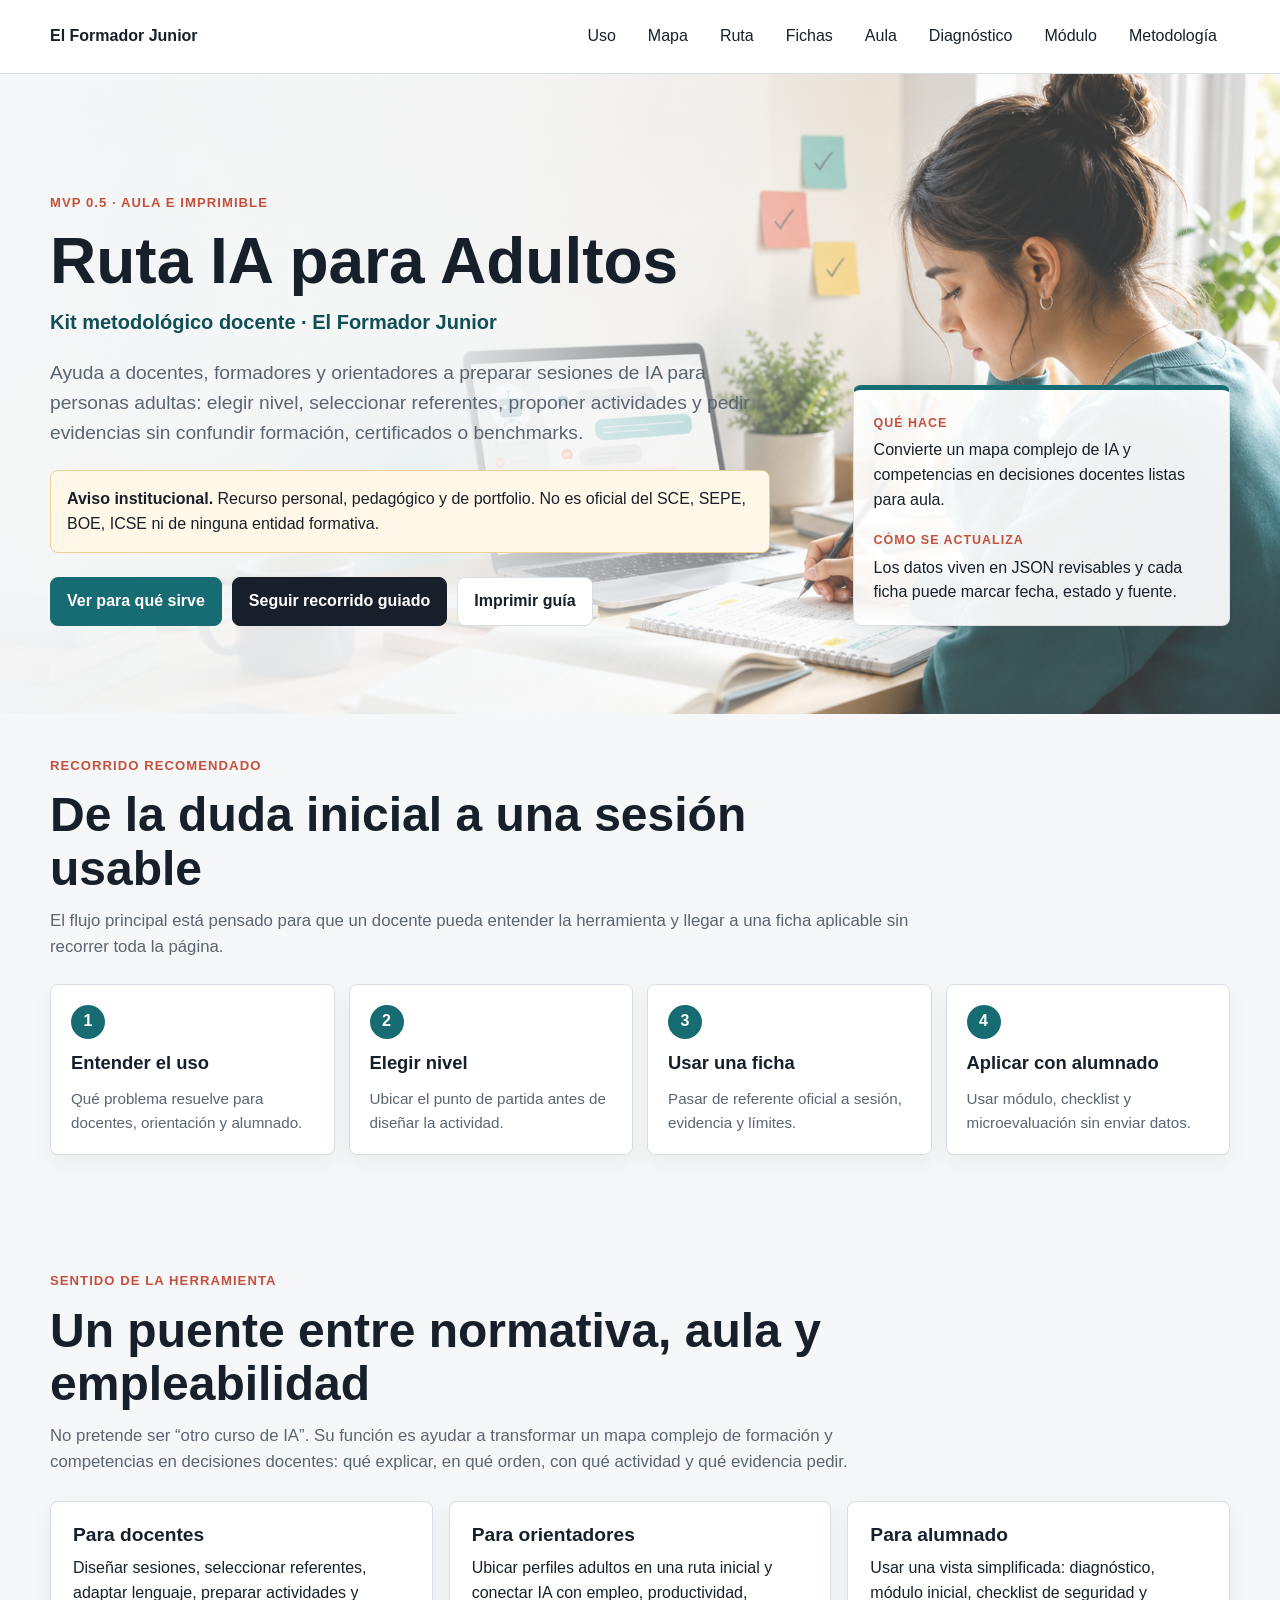
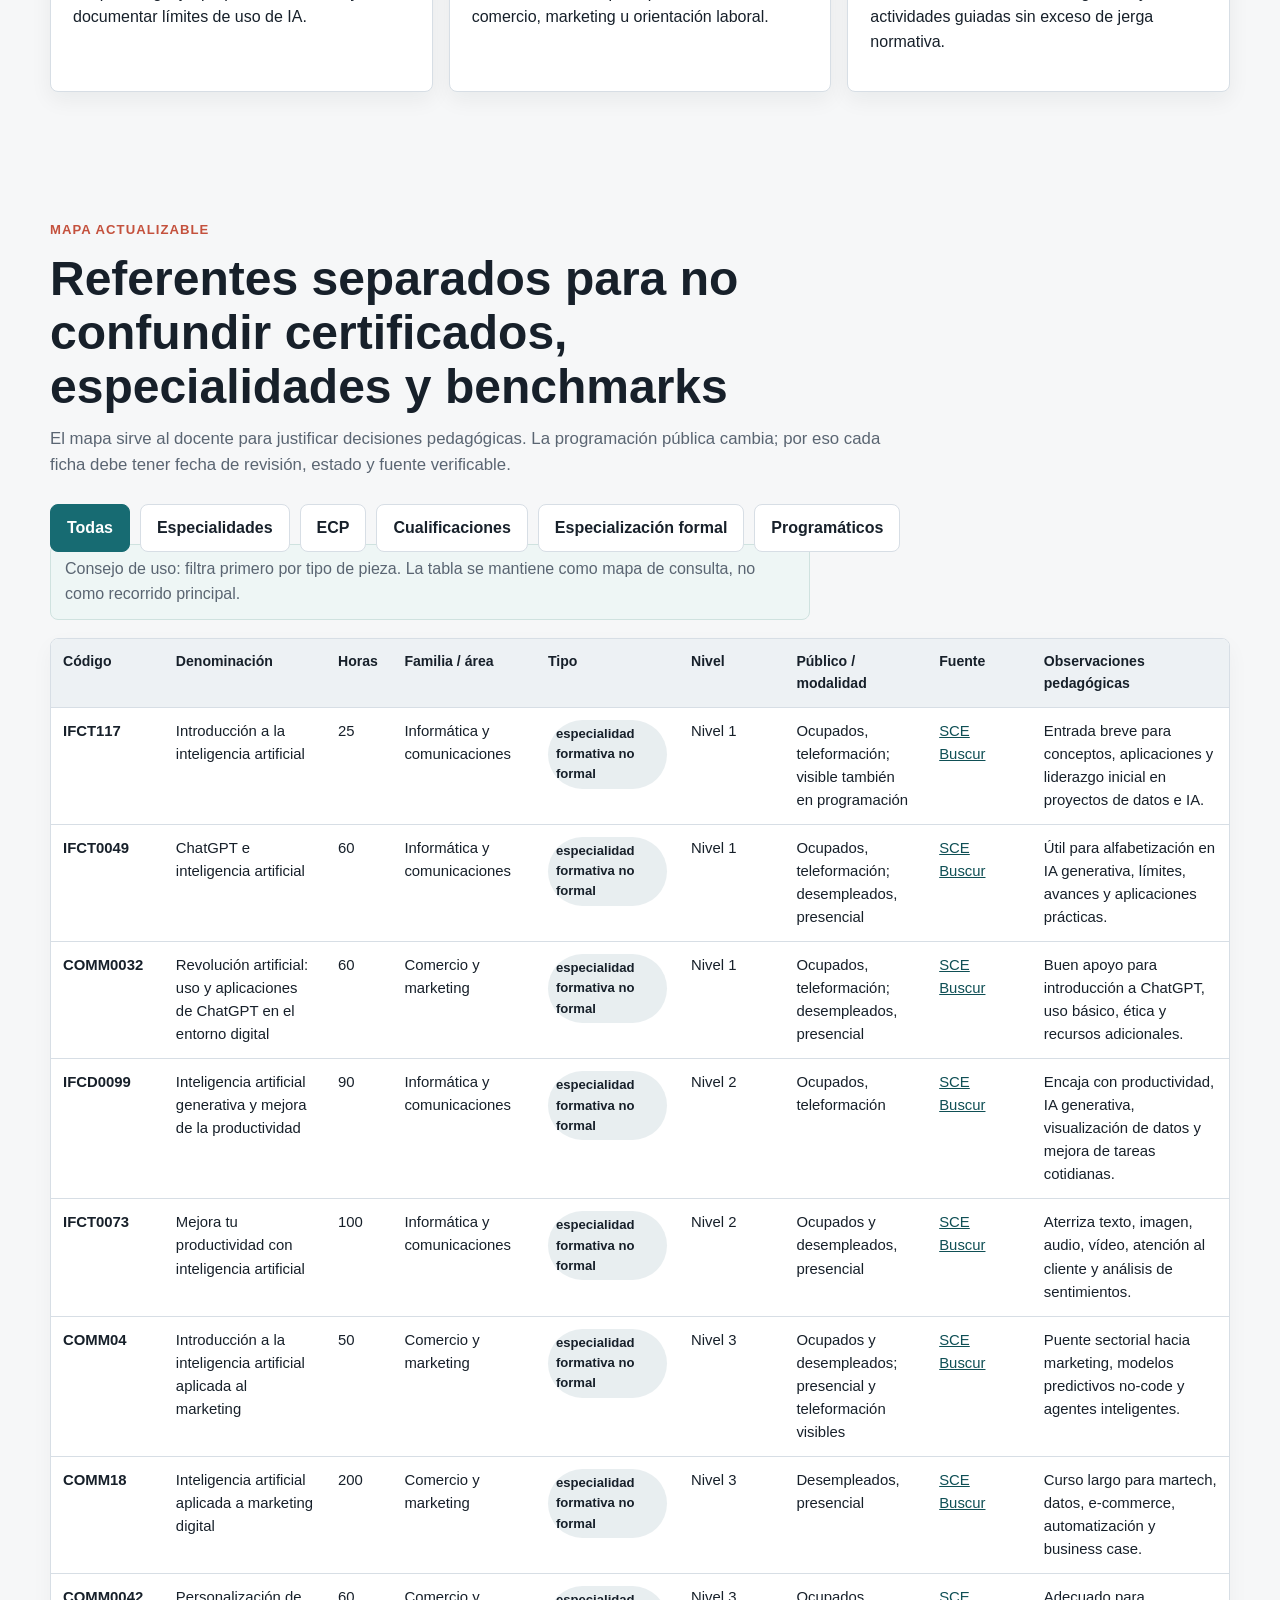
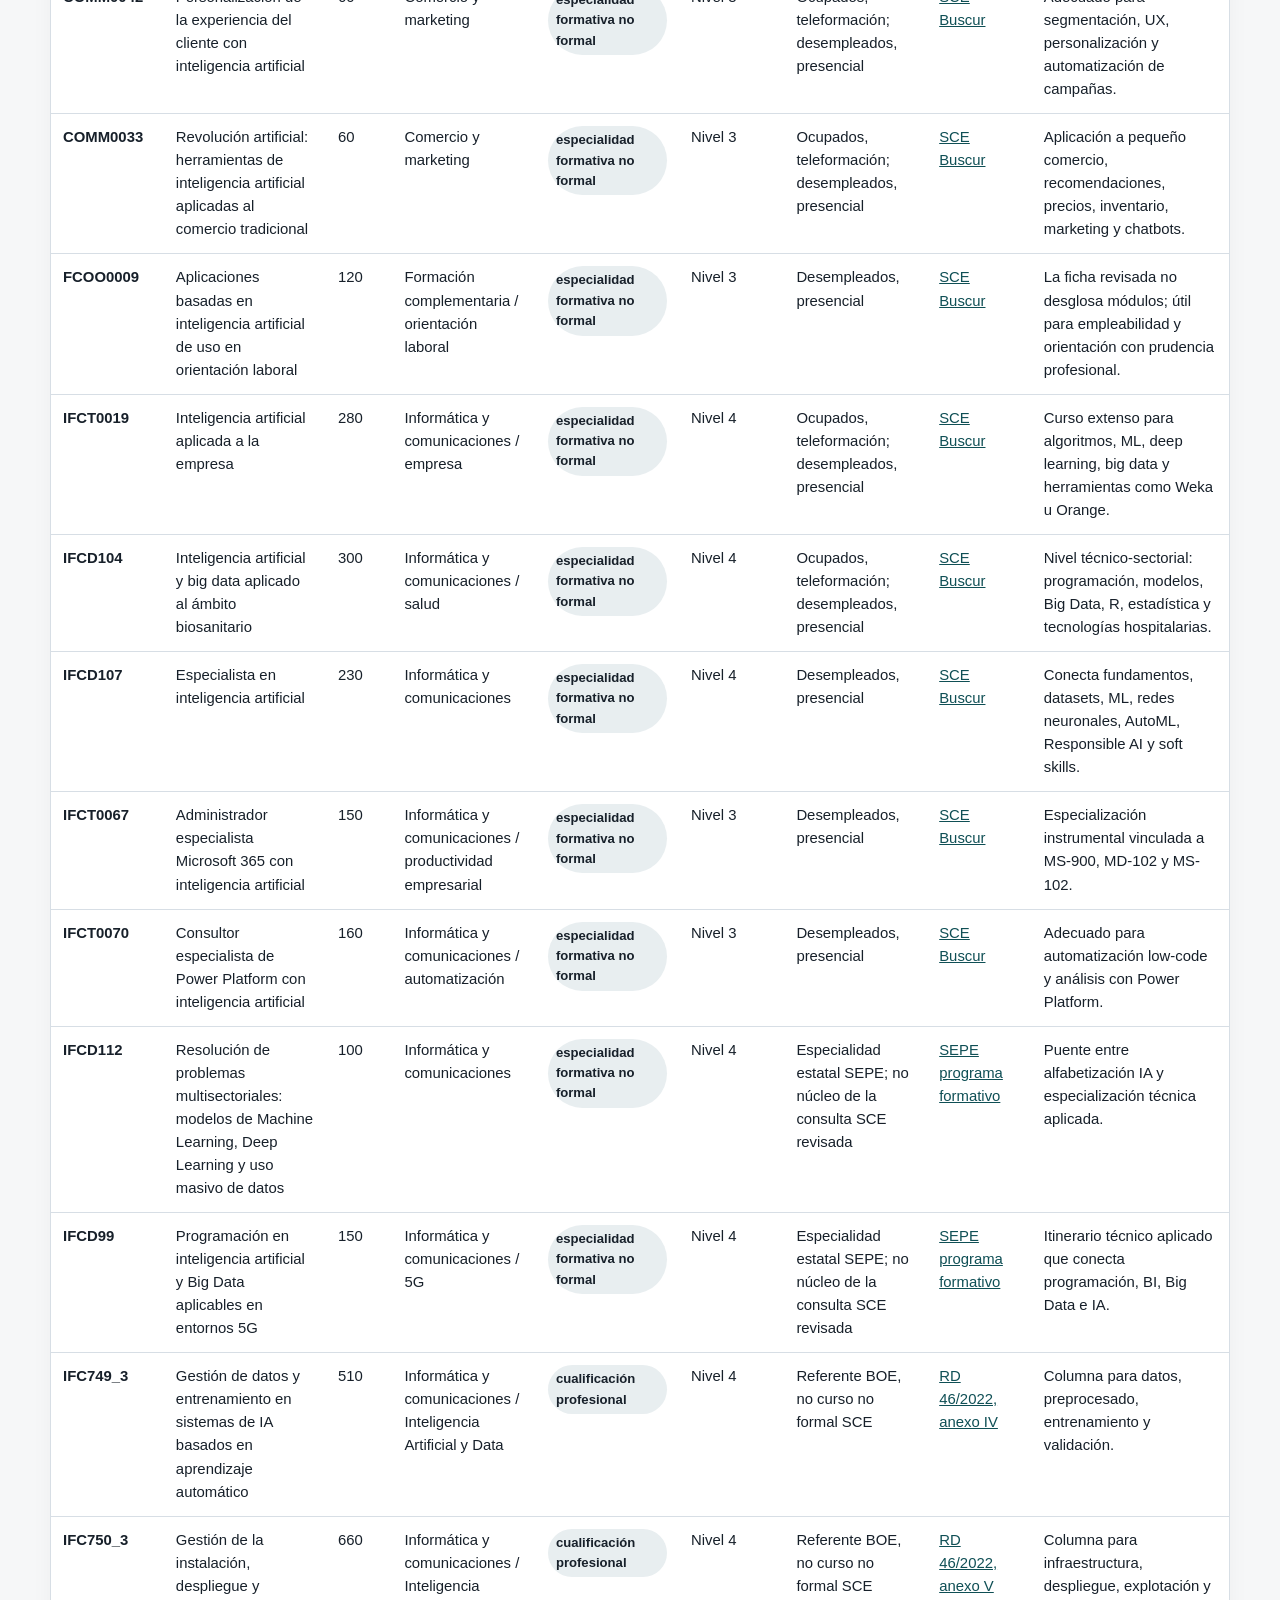
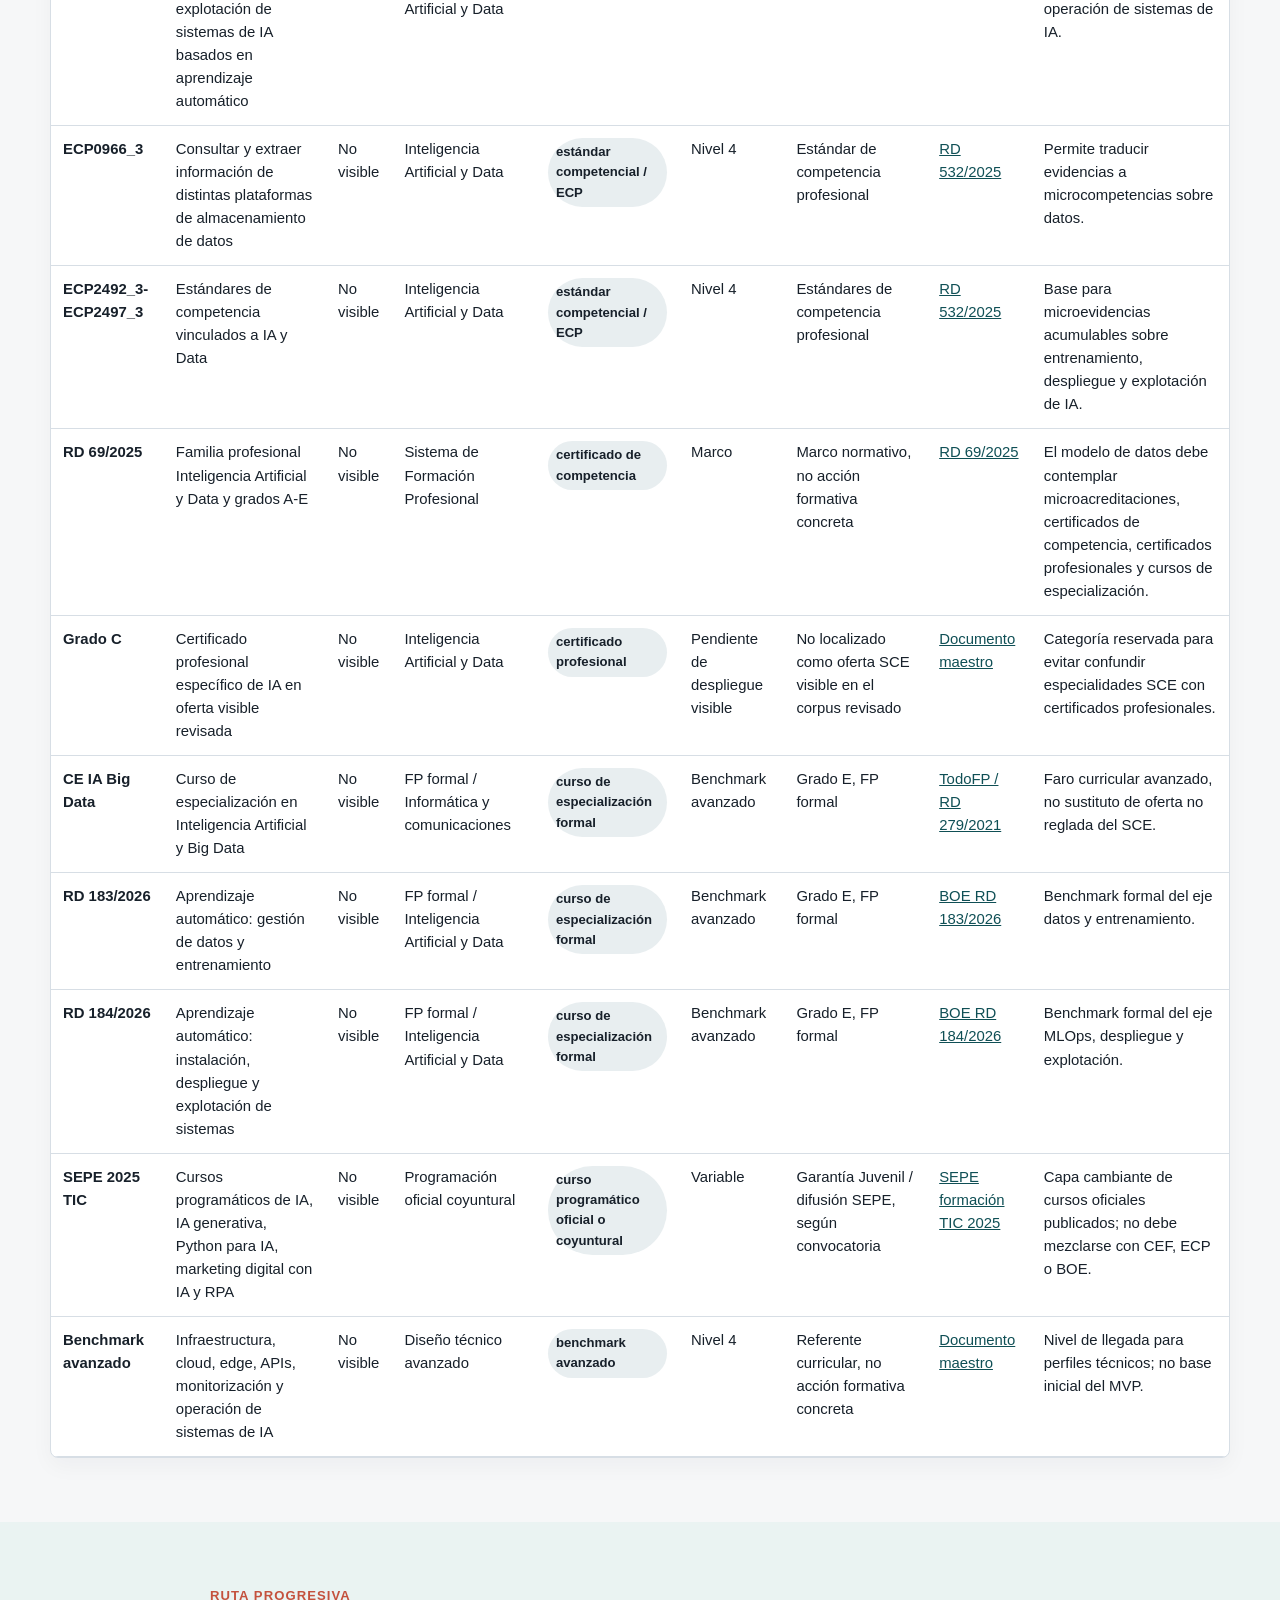
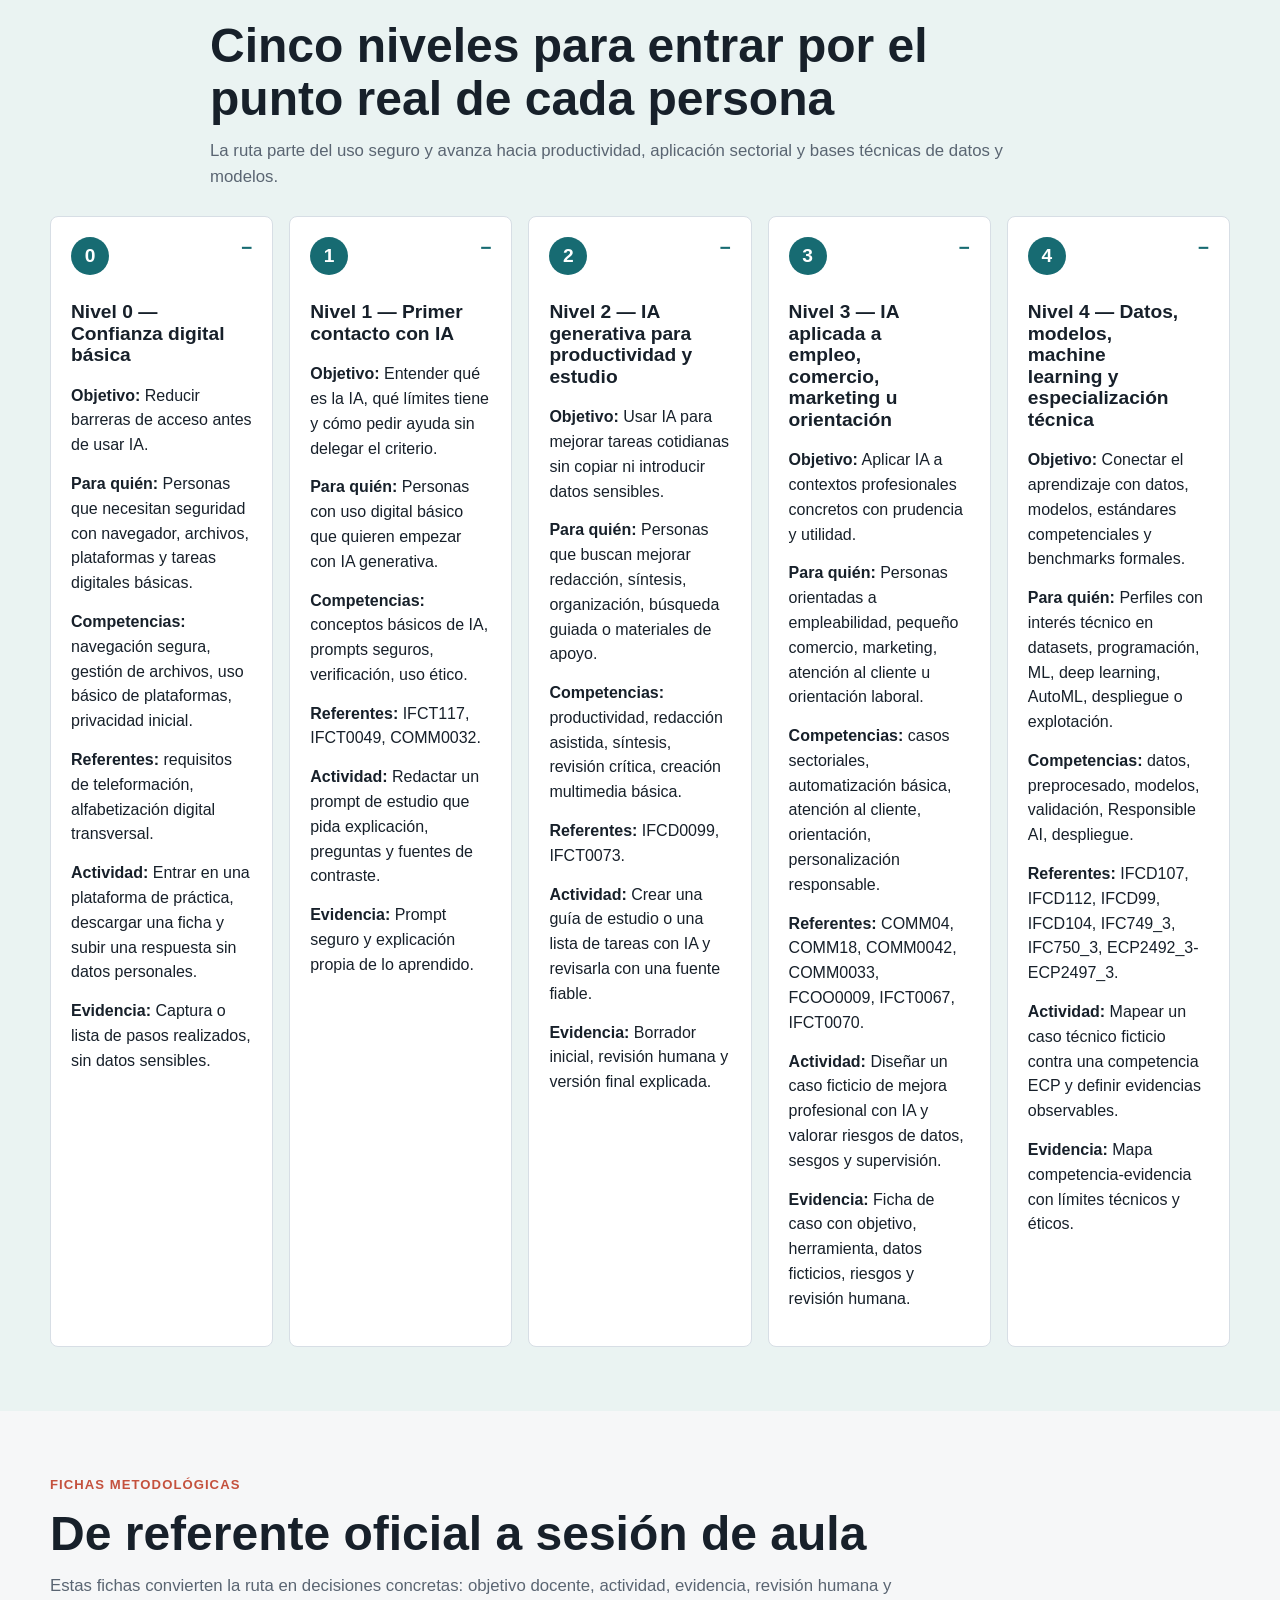
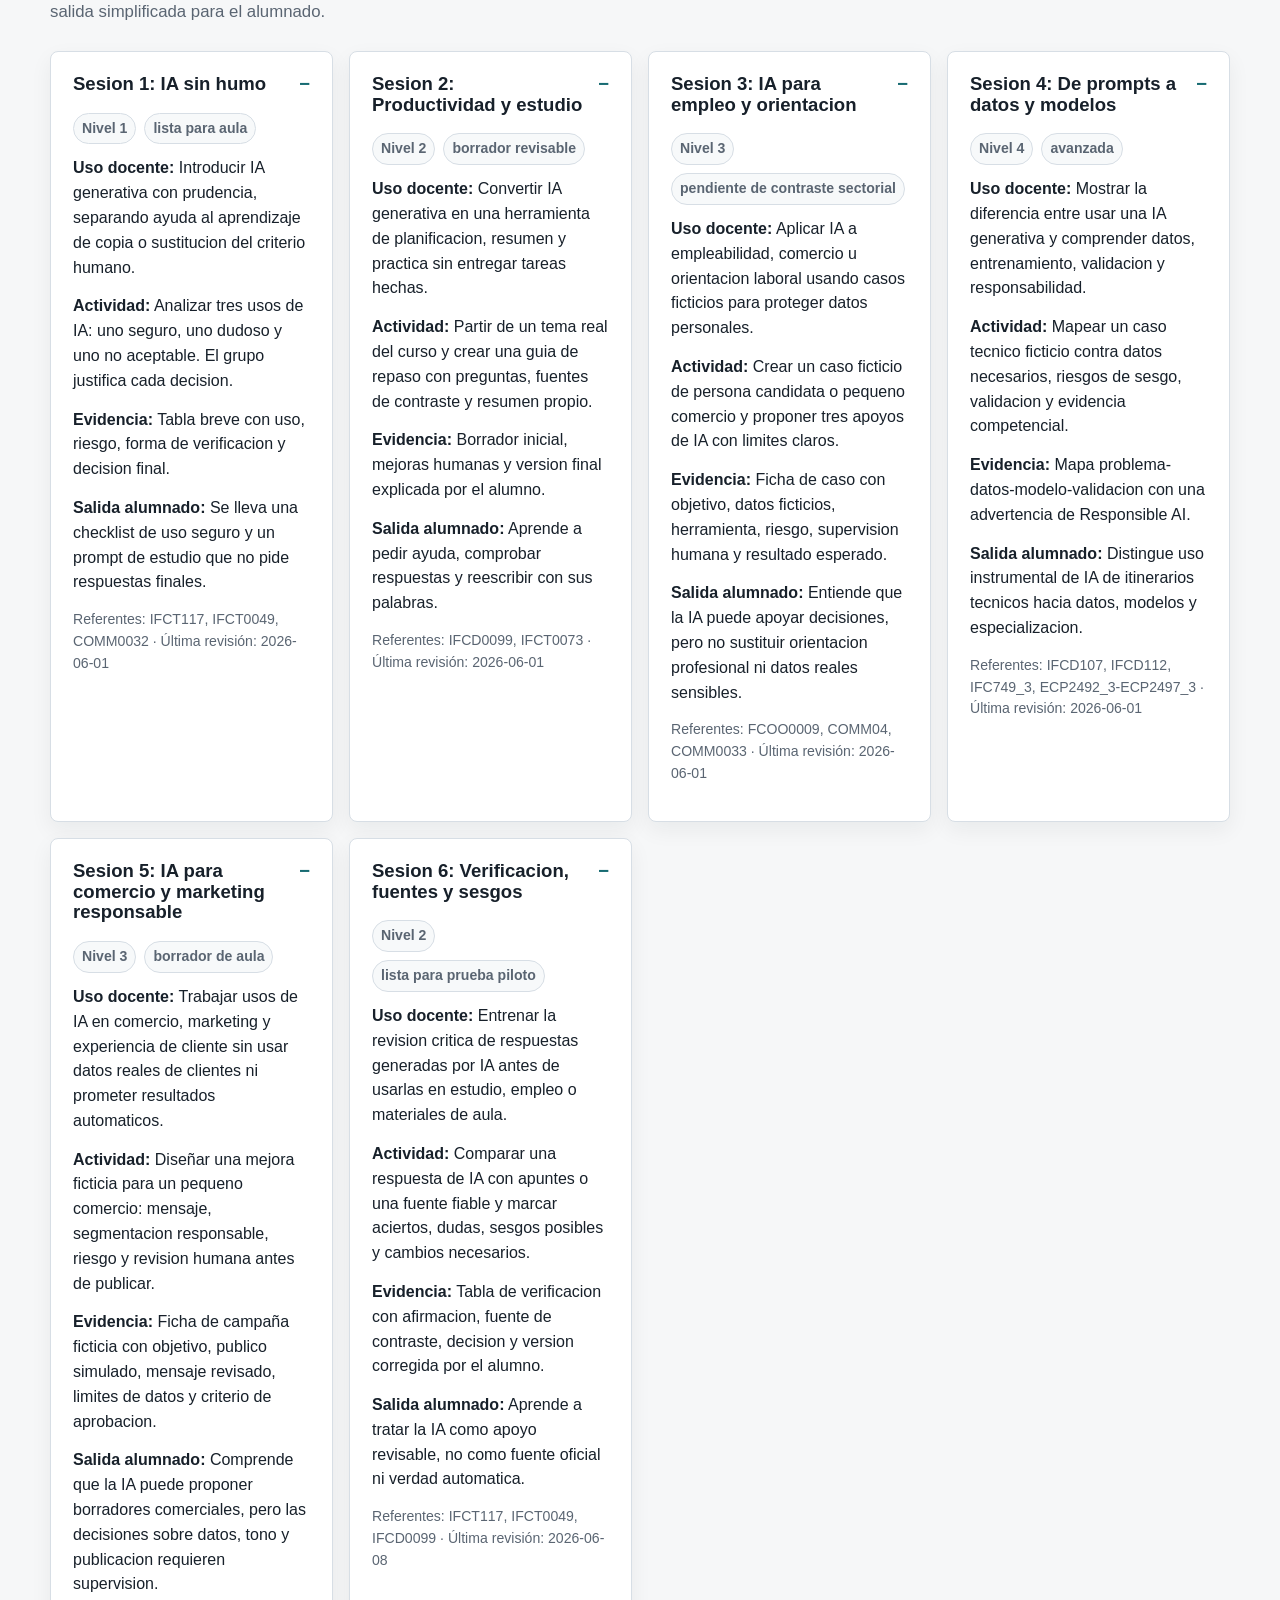
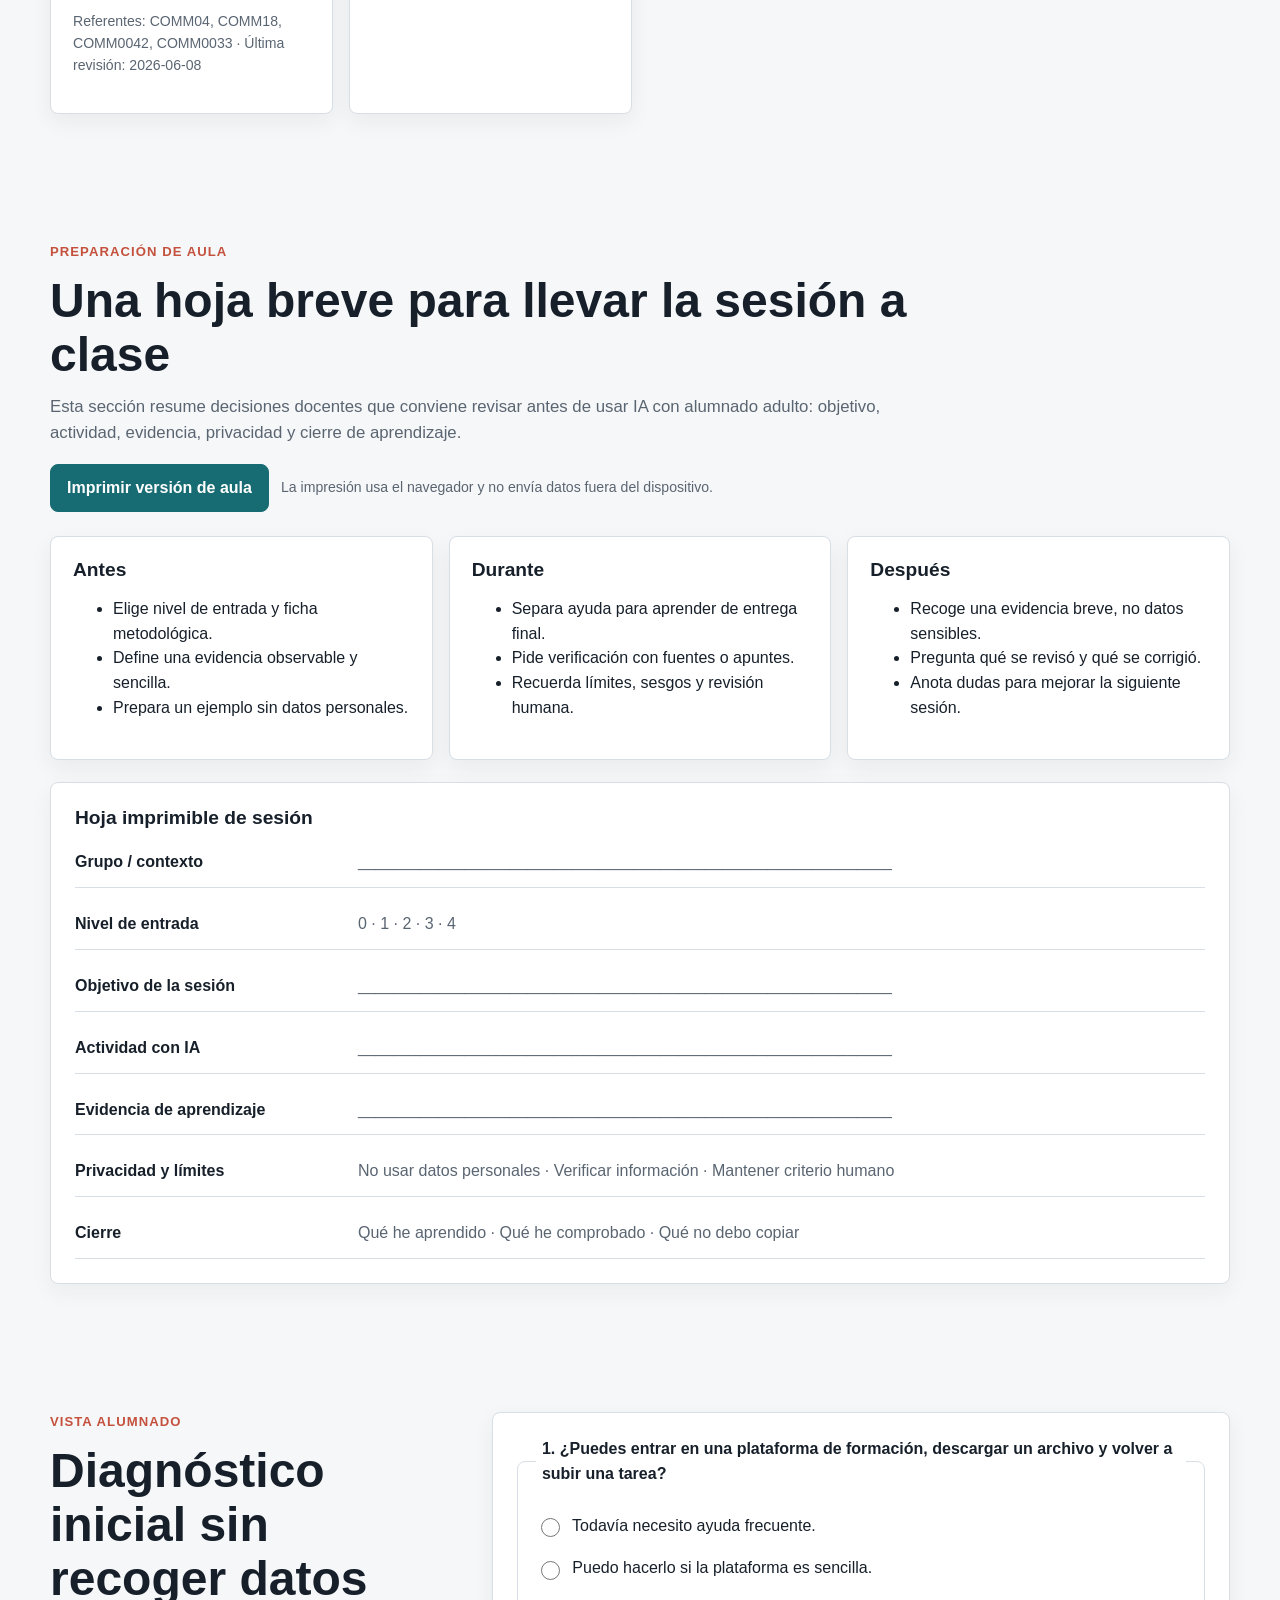
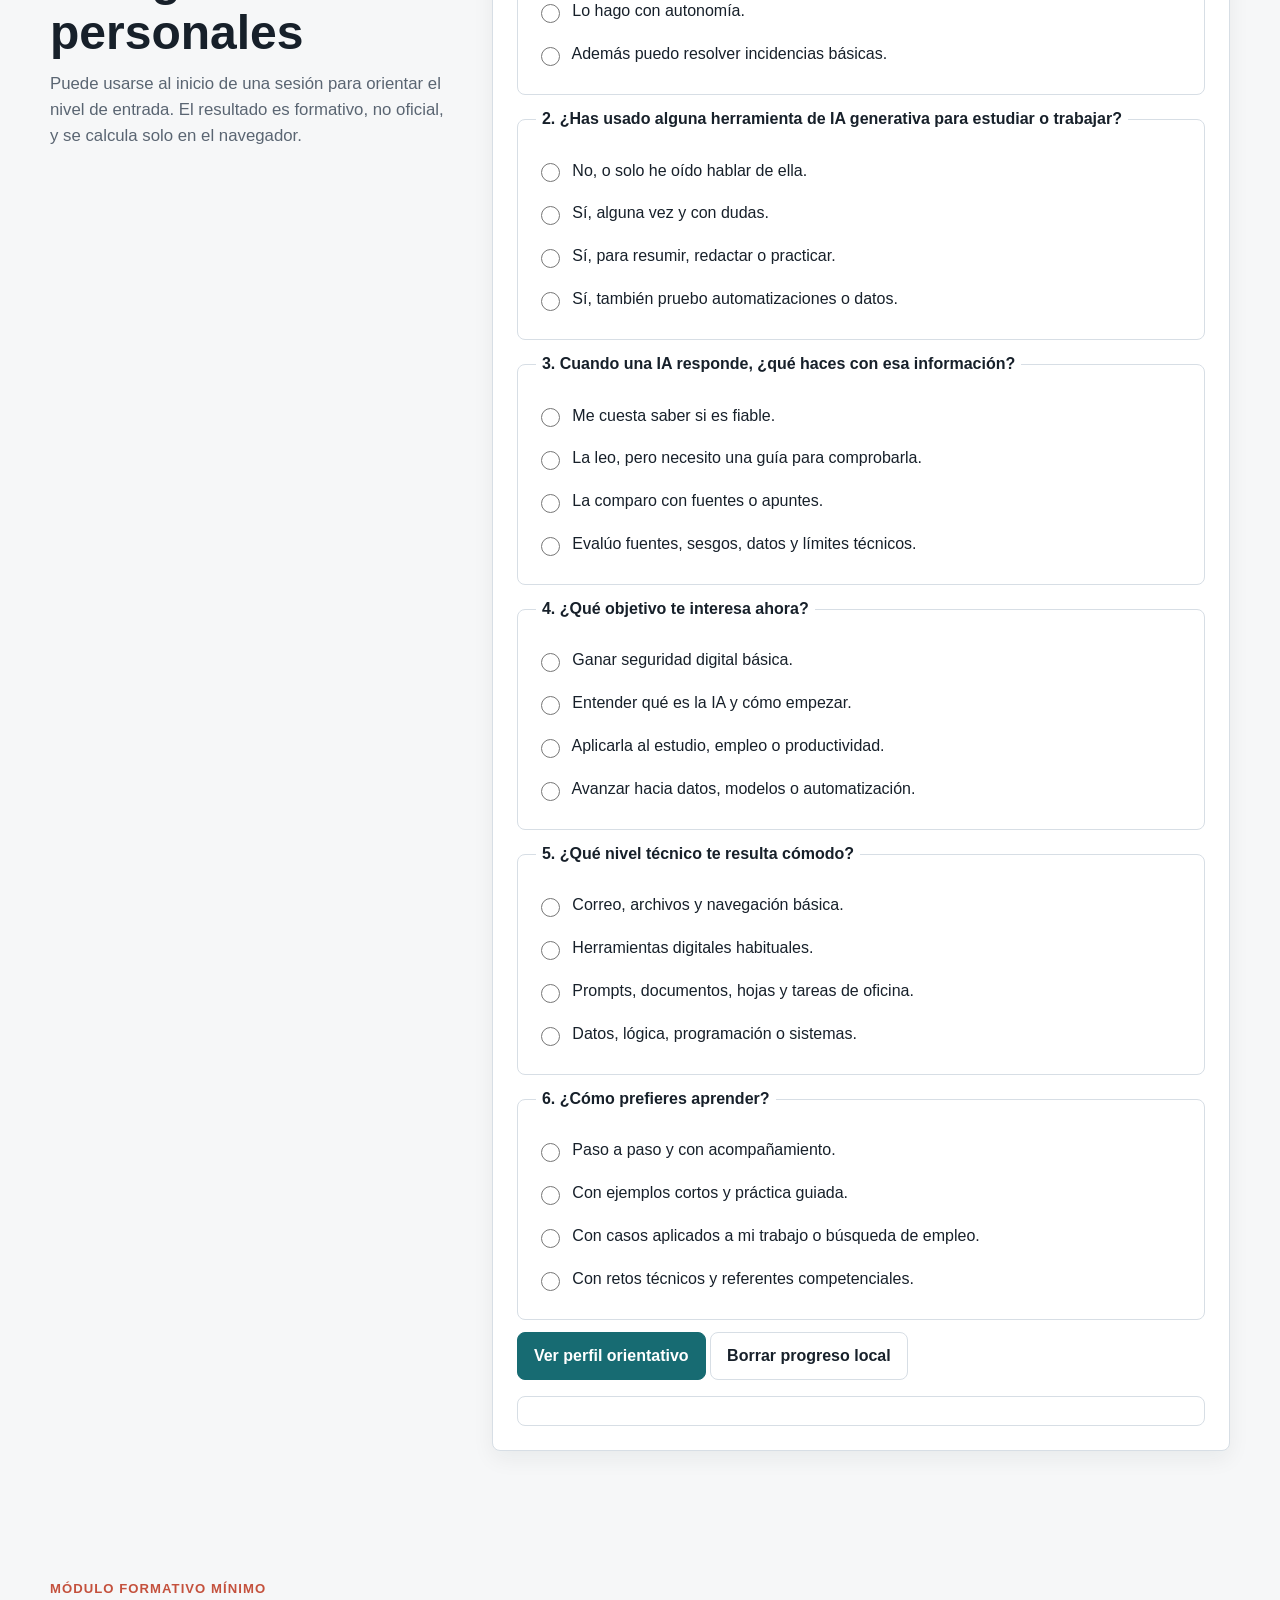
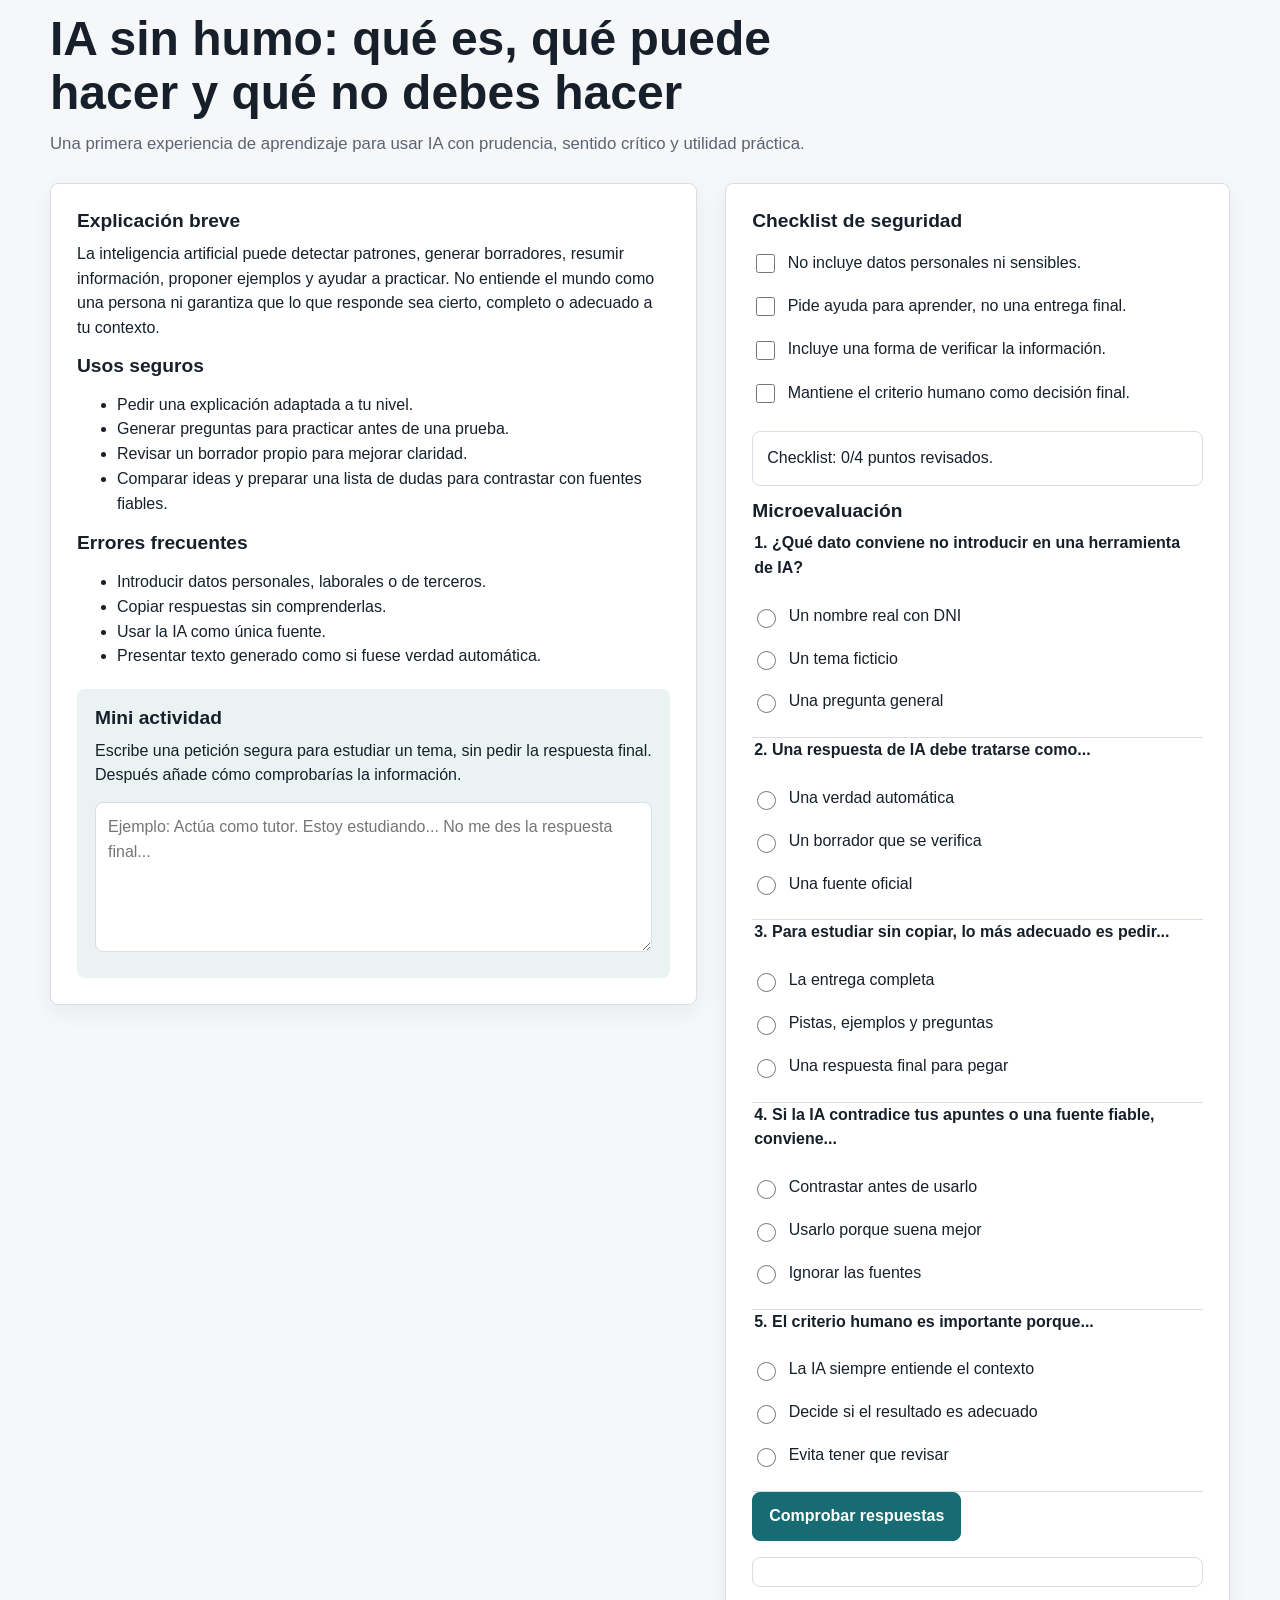
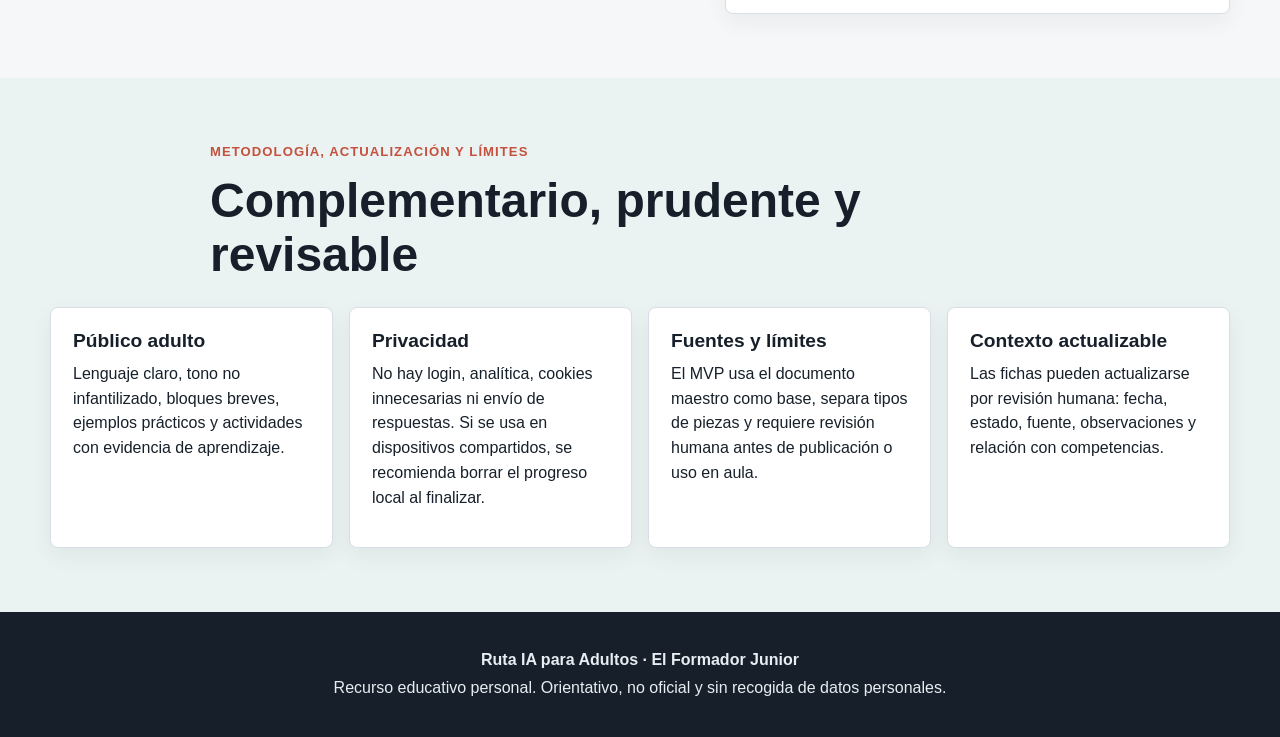
<file: index.html>
<!doctype html>
<html lang="es">
<head>
  <meta charset="utf-8">
  <meta name="viewport" content="width=device-width, initial-scale=1">
  <title>Ruta IA para Adultos · Kit metodológico docente</title>
  <meta name="description" content="Kit metodológico para que docentes y orientadores diseñen rutas de IA para personas adultas en formación no reglada, empleabilidad y alfabetización digital.">
  <link rel="stylesheet" href="src/styles.css">
</head>
<body>
  <a class="skip-link" href="#contenido">Saltar al contenido</a>
  <header class="site-header">
    <nav class="topbar" aria-label="Navegación principal">
      <a class="brand" href="#inicio">El Formador Junior</a>
      <button class="nav-toggle" type="button" aria-expanded="false" aria-controls="nav-menu">Menú</button>
      <div class="nav-menu" id="nav-menu">
        <a href="#uso">Uso</a>
        <a href="#mapa">Mapa</a>
        <a href="#ruta">Ruta</a>
        <a href="#fichas">Fichas</a>
        <a href="#aula">Aula</a>
        <a href="#diagnostico">Diagnóstico</a>
        <a href="#modulo">Módulo</a>
        <a href="#metodologia">Metodología</a>
      </div>
    </nav>
  </header>

  <main id="contenido">
    <section class="hero" id="inicio">
      <div class="hero-media" aria-hidden="true"></div>
      <div class="hero-inner">
        <div class="hero-copy">
          <p class="eyebrow">MVP 0.5 · Aula e imprimible</p>
          <h1>Ruta IA para Adultos</h1>
          <p class="hero-kicker">Kit metodológico docente · El Formador Junior</p>
          <p class="lead">Ayuda a docentes, formadores y orientadores a preparar sesiones de IA para personas adultas: elegir nivel, seleccionar referentes, proponer actividades y pedir evidencias sin confundir formación, certificados o benchmarks.</p>
          <div class="notice">
            <strong>Aviso institucional.</strong>
            Recurso personal, pedagógico y de portfolio. No es oficial del SCE, SEPE, BOE, ICSE ni de ninguna entidad formativa.
          </div>
          <div class="hero-actions">
            <a class="button primary" href="#uso">Ver para qué sirve</a>
            <a class="button secondary" href="#recorrido">Seguir recorrido guiado</a>
            <button class="button ghost no-print" type="button" data-print-page>Imprimir guía</button>
          </div>
        </div>
        <div class="hero-panel" aria-label="Resumen de la herramienta">
          <div>
            <span class="panel-label">Qué hace</span>
            <p>Convierte un mapa complejo de IA y competencias en decisiones docentes listas para aula.</p>
          </div>
          <div>
            <span class="panel-label">Cómo se actualiza</span>
            <p>Los datos viven en JSON revisables y cada ficha puede marcar fecha, estado y fuente.</p>
          </div>
        </div>
      </div>
    </section>

    <section class="section guide" id="recorrido">
      <div class="section-heading compact">
        <p class="eyebrow">Recorrido recomendado</p>
        <h2>De la duda inicial a una sesión usable</h2>
        <p>El flujo principal está pensado para que un docente pueda entender la herramienta y llegar a una ficha aplicable sin recorrer toda la página.</p>
      </div>
      <div class="guide-grid">
        <a class="guide-card" href="#uso">
          <span>1</span>
          <strong>Entender el uso</strong>
          <small>Qué problema resuelve para docentes, orientación y alumnado.</small>
        </a>
        <a class="guide-card" href="#ruta">
          <span>2</span>
          <strong>Elegir nivel</strong>
          <small>Ubicar el punto de partida antes de diseñar la actividad.</small>
        </a>
        <a class="guide-card" href="#fichas">
          <span>3</span>
          <strong>Usar una ficha</strong>
          <small>Pasar de referente oficial a sesión, evidencia y límites.</small>
        </a>
        <a class="guide-card" href="#modulo">
          <span>4</span>
          <strong>Aplicar con alumnado</strong>
          <small>Usar módulo, checklist y microevaluación sin enviar datos.</small>
        </a>
      </div>
    </section>

    <section class="section" id="uso">
      <div class="section-heading">
        <p class="eyebrow">Sentido de la herramienta</p>
        <h2>Un puente entre normativa, aula y empleabilidad</h2>
        <p>No pretende ser “otro curso de IA”. Su función es ayudar a transformar un mapa complejo de formación y competencias en decisiones docentes: qué explicar, en qué orden, con qué actividad y qué evidencia pedir.</p>
      </div>
      <div class="cards three cards-compact">
        <article class="card">
          <h3>Para docentes</h3>
          <p>Diseñar sesiones, seleccionar referentes, adaptar lenguaje, preparar actividades y documentar límites de uso de IA.</p>
        </article>
        <article class="card">
          <h3>Para orientadores</h3>
          <p>Ubicar perfiles adultos en una ruta inicial y conectar IA con empleo, productividad, comercio, marketing u orientación laboral.</p>
        </article>
        <article class="card">
          <h3>Para alumnado</h3>
          <p>Usar una vista simplificada: diagnóstico, módulo inicial, checklist de seguridad y actividades guiadas sin exceso de jerga normativa.</p>
        </article>
      </div>
    </section>

    <section class="section" id="mapa">
      <div class="section-heading">
        <p class="eyebrow">Mapa actualizable</p>
        <h2>Referentes separados para no confundir certificados, especialidades y benchmarks</h2>
        <p>El mapa sirve al docente para justificar decisiones pedagógicas. La programación pública cambia; por eso cada ficha debe tener fecha de revisión, estado y fuente verificable.</p>
      </div>
      <div class="filters" aria-label="Filtros del catálogo">
        <button class="chip active" type="button" data-filter="todas">Todas</button>
        <button class="chip" type="button" data-filter="especialidad formativa no formal">Especialidades</button>
        <button class="chip" type="button" data-filter="estándar competencial / ECP">ECP</button>
        <button class="chip" type="button" data-filter="cualificación profesional">Cualificaciones</button>
        <button class="chip" type="button" data-filter="curso de especialización formal">Especialización formal</button>
        <button class="chip" type="button" data-filter="curso programático oficial o coyuntural">Programáticos</button>
      </div>
      <p class="table-hint">Consejo de uso: filtra primero por tipo de pieza. La tabla se mantiene como mapa de consulta, no como recorrido principal.</p>
      <div class="table-wrap" tabindex="0" aria-label="Catálogo de formaciones">
        <table>
          <thead>
            <tr>
              <th>Código</th>
              <th>Denominación</th>
              <th>Horas</th>
              <th>Familia / área</th>
              <th>Tipo</th>
              <th>Nivel</th>
              <th>Público / modalidad</th>
              <th>Fuente</th>
              <th>Observaciones pedagógicas</th>
            </tr>
          </thead>
          <tbody id="catalogo-body"></tbody>
        </table>
      </div>
    </section>

    <section class="section muted" id="ruta">
      <div class="section-heading">
        <p class="eyebrow">Ruta progresiva</p>
        <h2>Cinco niveles para entrar por el punto real de cada persona</h2>
        <p>La ruta parte del uso seguro y avanza hacia productividad, aplicación sectorial y bases técnicas de datos y modelos.</p>
      </div>
      <div class="level-grid compact-list" id="itinerario-list"></div>
    </section>

    <section class="section" id="fichas">
      <div class="section-heading">
        <p class="eyebrow">Fichas metodológicas</p>
        <h2>De referente oficial a sesión de aula</h2>
        <p>Estas fichas convierten la ruta en decisiones concretas: objetivo docente, actividad, evidencia, revisión humana y salida simplificada para el alumnado.</p>
      </div>
      <div class="method-grid compact-list" id="fichas-list"></div>
    </section>

    <section class="section classroom" id="aula">
      <div class="section-heading">
        <p class="eyebrow">Preparación de aula</p>
        <h2>Una hoja breve para llevar la sesión a clase</h2>
        <p>Esta sección resume decisiones docentes que conviene revisar antes de usar IA con alumnado adulto: objetivo, actividad, evidencia, privacidad y cierre de aprendizaje.</p>
      </div>
      <div class="classroom-toolbar no-print">
        <button class="button primary" type="button" data-print-page>Imprimir versión de aula</button>
        <p class="small-note">La impresión usa el navegador y no envía datos fuera del dispositivo.</p>
      </div>
      <div class="cards three cards-compact">
        <article class="card">
          <h3>Antes</h3>
          <ul>
            <li>Elige nivel de entrada y ficha metodológica.</li>
            <li>Define una evidencia observable y sencilla.</li>
            <li>Prepara un ejemplo sin datos personales.</li>
          </ul>
        </article>
        <article class="card">
          <h3>Durante</h3>
          <ul>
            <li>Separa ayuda para aprender de entrega final.</li>
            <li>Pide verificación con fuentes o apuntes.</li>
            <li>Recuerda límites, sesgos y revisión humana.</li>
          </ul>
        </article>
        <article class="card">
          <h3>Después</h3>
          <ul>
            <li>Recoge una evidencia breve, no datos sensibles.</li>
            <li>Pregunta qué se revisó y qué se corrigió.</li>
            <li>Anota dudas para mejorar la siguiente sesión.</li>
          </ul>
        </article>
      </div>
      <article class="print-sheet" aria-label="Hoja imprimible de sesión">
        <h3>Hoja imprimible de sesión</h3>
        <dl>
          <div>
            <dt>Grupo / contexto</dt>
            <dd>____________________________________________________________</dd>
          </div>
          <div>
            <dt>Nivel de entrada</dt>
            <dd>0 · 1 · 2 · 3 · 4</dd>
          </div>
          <div>
            <dt>Objetivo de la sesión</dt>
            <dd>____________________________________________________________</dd>
          </div>
          <div>
            <dt>Actividad con IA</dt>
            <dd>____________________________________________________________</dd>
          </div>
          <div>
            <dt>Evidencia de aprendizaje</dt>
            <dd>____________________________________________________________</dd>
          </div>
          <div>
            <dt>Privacidad y límites</dt>
            <dd>No usar datos personales · Verificar información · Mantener criterio humano</dd>
          </div>
          <div>
            <dt>Cierre</dt>
            <dd>Qué he aprendido · Qué he comprobado · Qué no debo copiar</dd>
          </div>
        </dl>
      </article>
    </section>

    <section class="section split" id="diagnostico">
      <div class="section-heading compact">
        <p class="eyebrow">Vista alumnado</p>
        <h2>Diagnóstico inicial sin recoger datos personales</h2>
        <p>Puede usarse al inicio de una sesión para orientar el nivel de entrada. El resultado es formativo, no oficial, y se calcula solo en el navegador.</p>
      </div>
      <form class="quiz-card" id="profile-form">
        <div id="profile-questions"></div>
        <button class="button primary" type="submit">Ver perfil orientativo</button>
        <button class="button ghost" type="button" id="clear-progress">Borrar progreso local</button>
        <div class="result" id="profile-result" role="status" aria-live="polite"></div>
      </form>
    </section>

    <section class="section" id="modulo">
      <div class="section-heading">
        <p class="eyebrow">Módulo formativo mínimo</p>
        <h2>IA sin humo: qué es, qué puede hacer y qué no debes hacer</h2>
        <p>Una primera experiencia de aprendizaje para usar IA con prudencia, sentido crítico y utilidad práctica.</p>
      </div>
      <div class="module-layout">
        <article class="lesson">
          <h3>Explicación breve</h3>
          <p>La inteligencia artificial puede detectar patrones, generar borradores, resumir información, proponer ejemplos y ayudar a practicar. No entiende el mundo como una persona ni garantiza que lo que responde sea cierto, completo o adecuado a tu contexto.</p>
          <h3>Usos seguros</h3>
          <ul>
            <li>Pedir una explicación adaptada a tu nivel.</li>
            <li>Generar preguntas para practicar antes de una prueba.</li>
            <li>Revisar un borrador propio para mejorar claridad.</li>
            <li>Comparar ideas y preparar una lista de dudas para contrastar con fuentes fiables.</li>
          </ul>
          <h3>Errores frecuentes</h3>
          <ul>
            <li>Introducir datos personales, laborales o de terceros.</li>
            <li>Copiar respuestas sin comprenderlas.</li>
            <li>Usar la IA como única fuente.</li>
            <li>Presentar texto generado como si fuese verdad automática.</li>
          </ul>
          <div class="activity-box">
            <h3>Mini actividad</h3>
            <p>Escribe una petición segura para estudiar un tema, sin pedir la respuesta final. Después añade cómo comprobarías la información.</p>
            <textarea id="safe-prompt" rows="5" placeholder="Ejemplo: Actúa como tutor. Estoy estudiando... No me des la respuesta final..."></textarea>
          </div>
        </article>
        <aside class="lesson-side">
          <h3>Checklist de seguridad</h3>
          <label><input type="checkbox" class="safety-check"> No incluye datos personales ni sensibles.</label>
          <label><input type="checkbox" class="safety-check"> Pide ayuda para aprender, no una entrega final.</label>
          <label><input type="checkbox" class="safety-check"> Incluye una forma de verificar la información.</label>
          <label><input type="checkbox" class="safety-check"> Mantiene el criterio humano como decisión final.</label>
          <p class="result" id="safety-result" aria-live="polite">Marca la checklist para revisar tu propuesta.</p>

          <h3>Microevaluación</h3>
          <form id="micro-form" class="micro-form">
            <div id="micro-questions"></div>
            <button class="button primary" type="submit">Comprobar respuestas</button>
            <div class="result" id="micro-result" role="status" aria-live="polite"></div>
          </form>
        </aside>
      </div>
    </section>

    <section class="section muted" id="metodologia">
      <div class="section-heading">
        <p class="eyebrow">Metodología, actualización y límites</p>
        <h2>Complementario, prudente y revisable</h2>
      </div>
      <div class="cards three cards-compact">
        <article class="card">
          <h3>Público adulto</h3>
          <p>Lenguaje claro, tono no infantilizado, bloques breves, ejemplos prácticos y actividades con evidencia de aprendizaje.</p>
        </article>
        <article class="card">
          <h3>Privacidad</h3>
          <p>No hay login, analítica, cookies innecesarias ni envío de respuestas. Si se usa en dispositivos compartidos, se recomienda borrar el progreso local al finalizar.</p>
        </article>
        <article class="card">
          <h3>Fuentes y límites</h3>
          <p>El MVP usa el documento maestro como base, separa tipos de piezas y requiere revisión humana antes de publicación o uso en aula.</p>
        </article>
        <article class="card">
          <h3>Contexto actualizable</h3>
          <p>Las fichas pueden actualizarse por revisión humana: fecha, estado, fuente, observaciones y relación con competencias.</p>
        </article>
      </div>
    </section>
  </main>

  <footer class="footer">
    <p><strong>Ruta IA para Adultos · El Formador Junior</strong></p>
    <p>Recurso educativo personal. Orientativo, no oficial y sin recogida de datos personales.</p>
  </footer>

  <script src="src/app.js" type="module"></script>
</body>
</html>
</file>
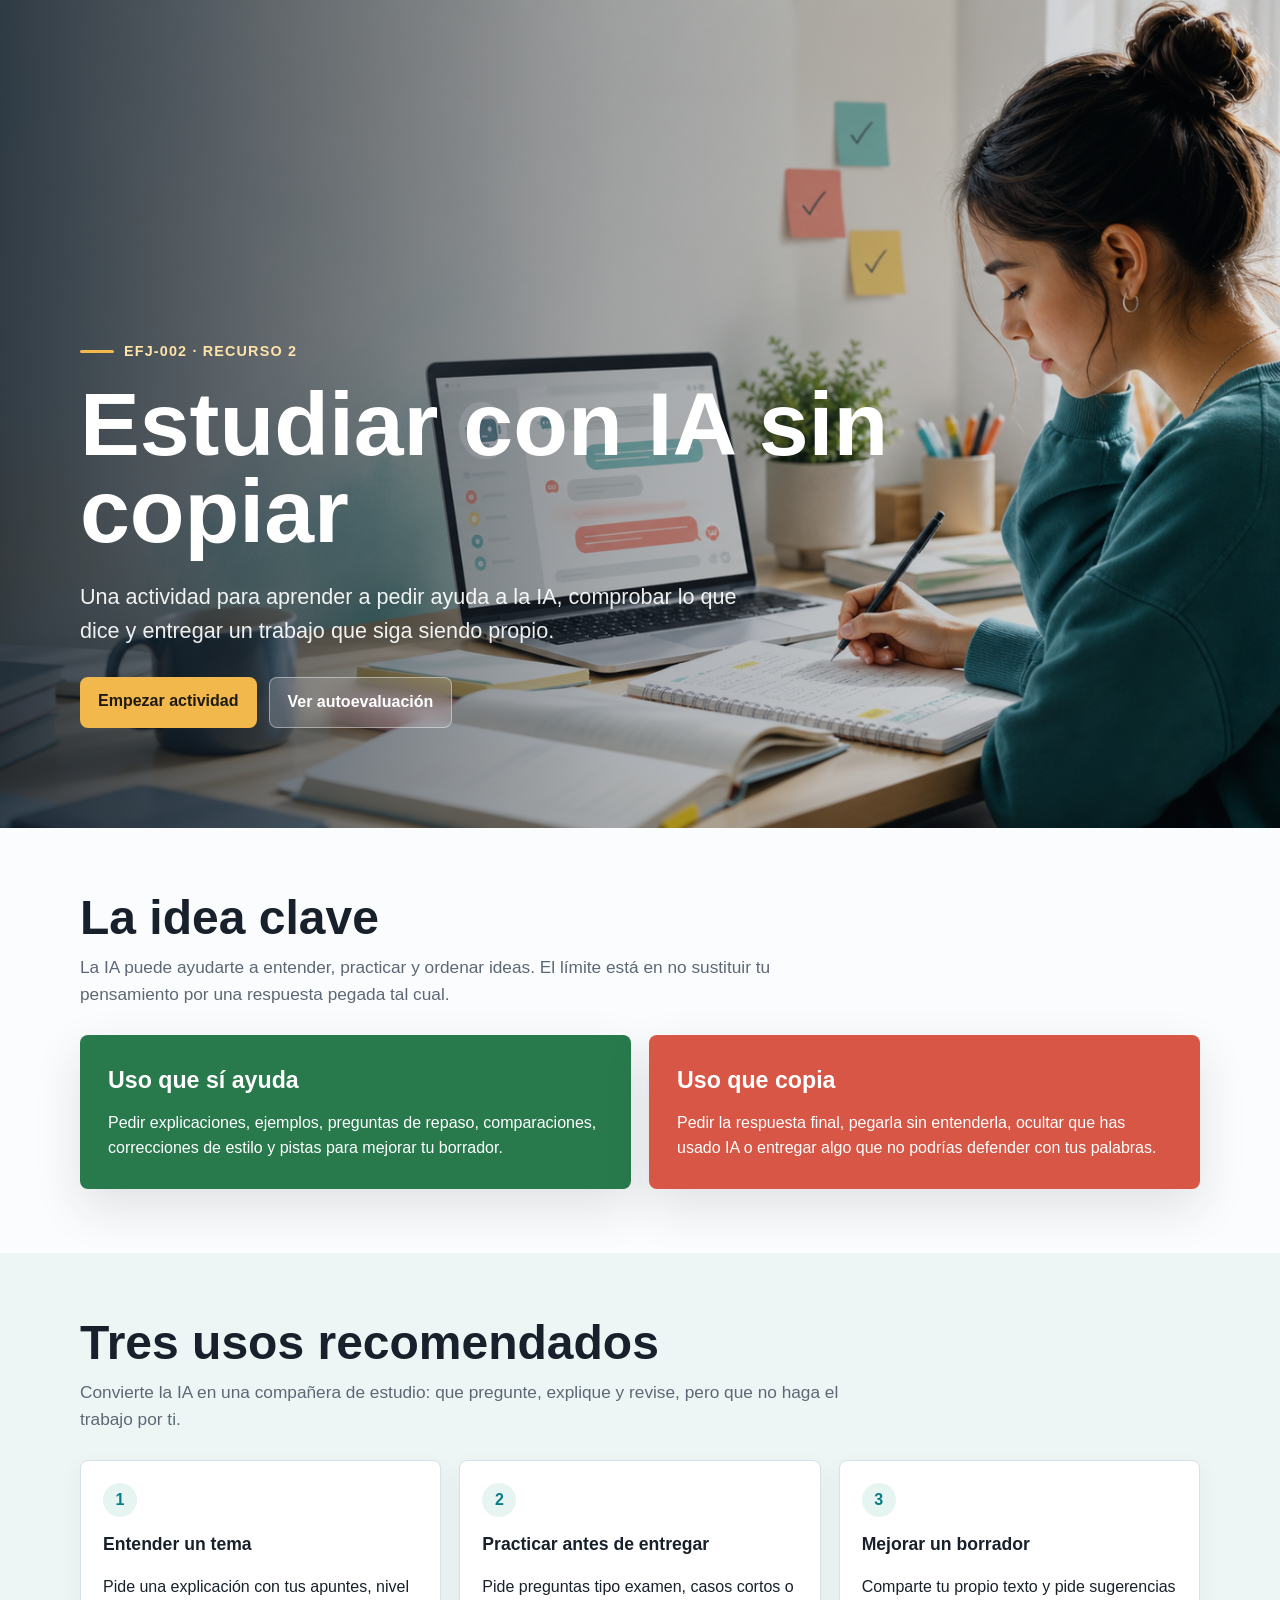
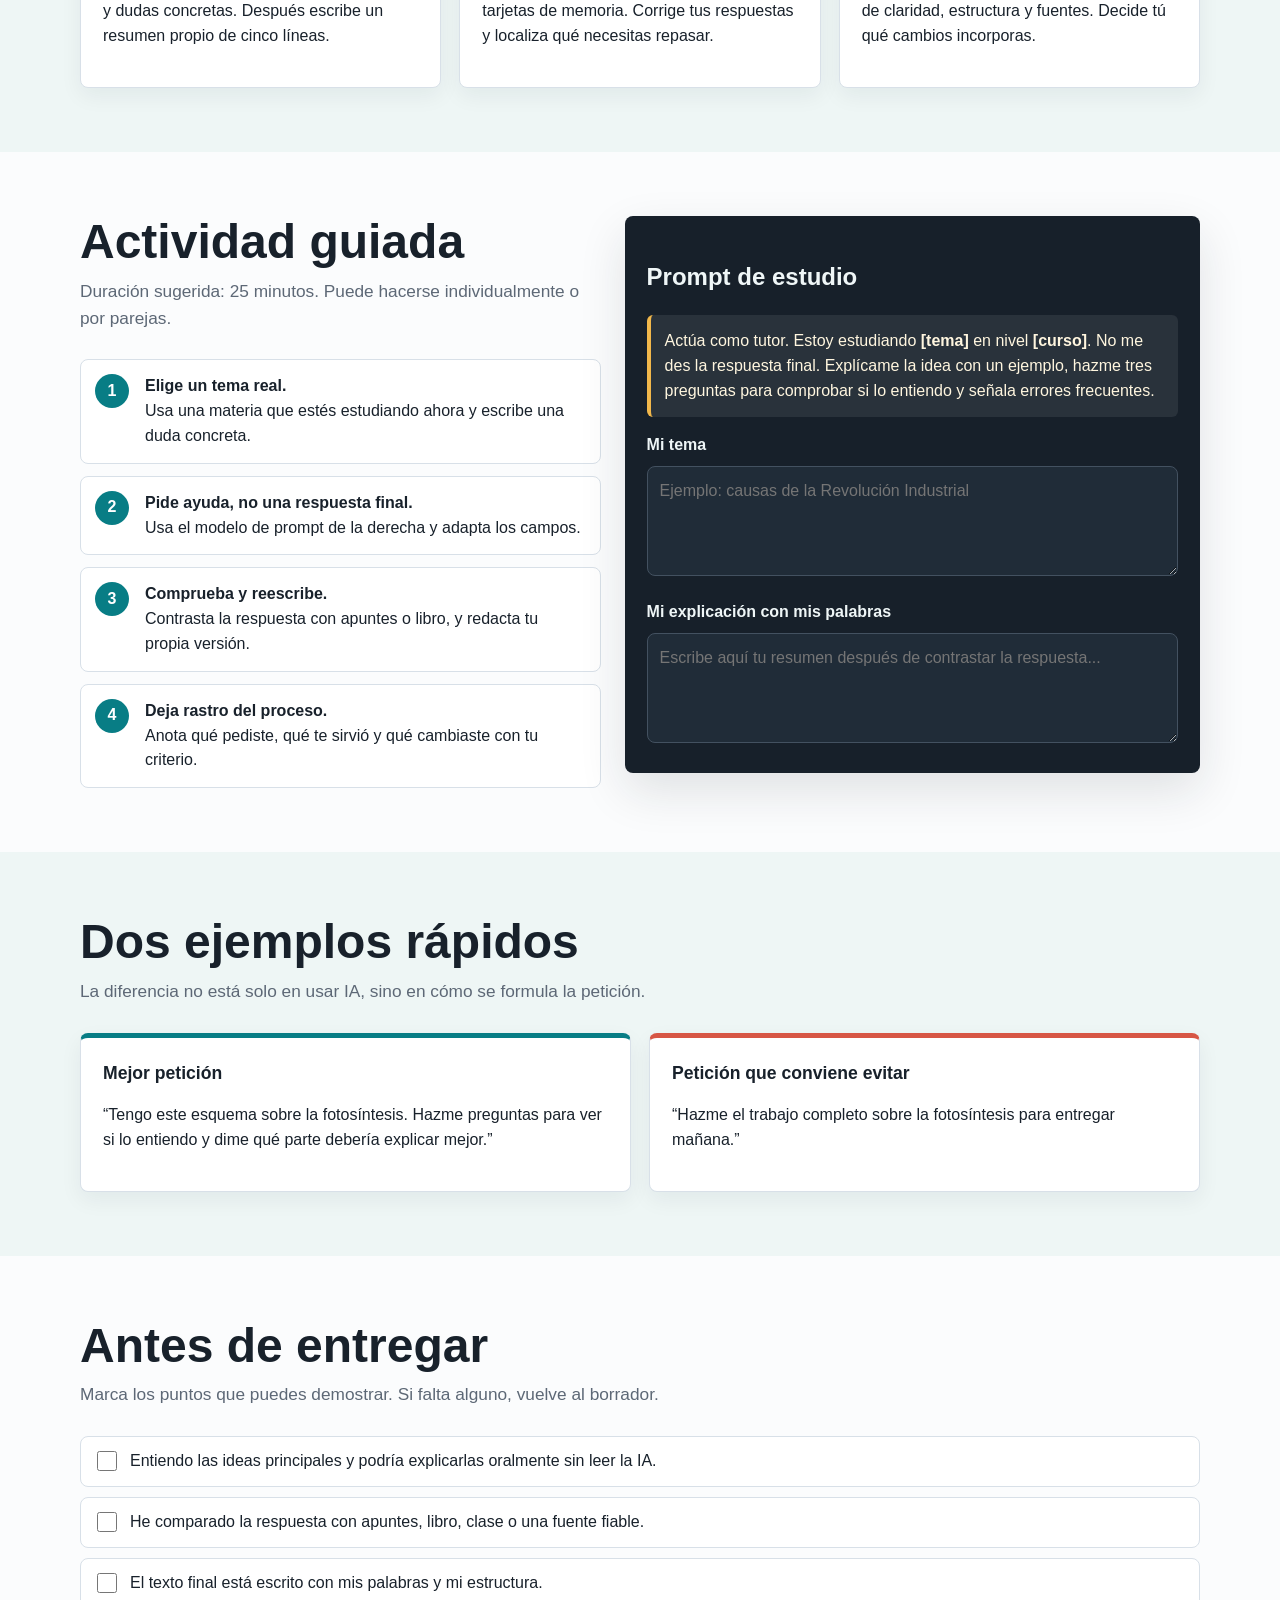
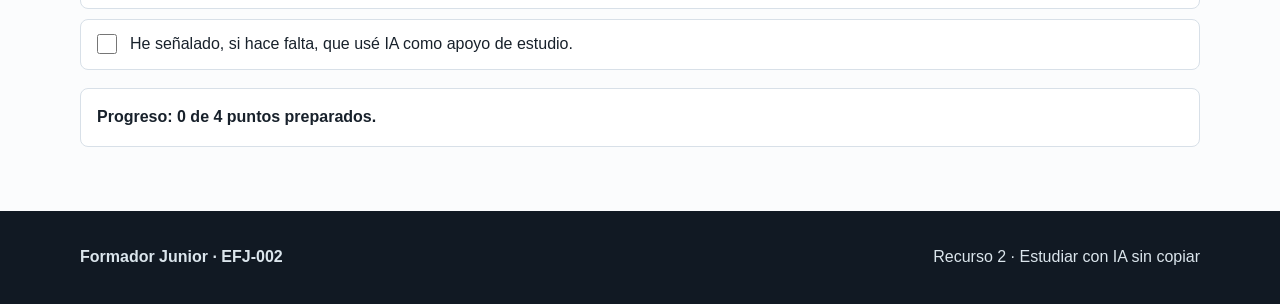
<file: EFJ-002 Estudiar con IA/index.html>
<!doctype html>
<html lang="es">
<head>
  <meta charset="utf-8">
  <meta name="viewport" content="width=device-width, initial-scale=1">
  <title>EFJ-002 | Estudiar con IA sin copiar</title>
  <style>
    :root {
      --ink: #18212b;
      --muted: #5d6876;
      --line: #d8e0e8;
      --paper: #fbfcfd;
      --surface: #ffffff;
      --teal: #087d85;
      --coral: #d75645;
      --yellow: #f2b84b;
      --green: #287a4d;
      --shadow: 0 18px 48px rgba(24, 33, 43, 0.12);
    }

    * {
      box-sizing: border-box;
    }

    body {
      margin: 0;
      color: var(--ink);
      background: var(--paper);
      font-family: Arial, Helvetica, sans-serif;
      line-height: 1.55;
    }

    img {
      display: block;
      max-width: 100%;
    }

    button,
    input,
    textarea {
      font: inherit;
    }

    .hero {
      min-height: 92vh;
      display: grid;
      align-items: end;
      background:
        linear-gradient(90deg, rgba(13, 24, 36, 0.82), rgba(13, 24, 36, 0.35) 48%, rgba(13, 24, 36, 0.1)),
        url("assets/hero-estudiar-ia.png") center / cover no-repeat;
      color: #fff;
      padding: 28px;
    }

    .hero-inner {
      width: min(1120px, 100%);
      margin: 0 auto;
      padding: 18vh 0 8vh;
    }

    .kicker {
      display: inline-flex;
      align-items: center;
      gap: 10px;
      margin: 0 0 18px;
      font-size: 0.9rem;
      font-weight: 700;
      letter-spacing: 0.08em;
      text-transform: uppercase;
      color: #ffe3a9;
    }

    .kicker::before {
      content: "";
      width: 34px;
      height: 3px;
      background: var(--yellow);
      border-radius: 10px;
    }

    h1 {
      max-width: 820px;
      margin: 0;
      font-size: clamp(2.25rem, 7vw, 5.8rem);
      line-height: 0.98;
      letter-spacing: 0;
    }

    .hero-copy {
      max-width: 680px;
      margin: 24px 0 0;
      font-size: clamp(1.05rem, 2vw, 1.35rem);
      color: rgba(255, 255, 255, 0.92);
    }

    .hero-actions {
      display: flex;
      flex-wrap: wrap;
      gap: 12px;
      margin-top: 30px;
    }

    .btn {
      min-height: 46px;
      border: 0;
      border-radius: 8px;
      padding: 12px 18px;
      background: var(--yellow);
      color: #1e1a12;
      font-weight: 700;
      cursor: pointer;
      text-decoration: none;
    }

    .btn.secondary {
      background: rgba(255, 255, 255, 0.16);
      color: #fff;
      border: 1px solid rgba(255, 255, 255, 0.42);
      backdrop-filter: blur(8px);
    }

    main {
      overflow: hidden;
    }

    .section {
      padding: 64px 28px;
    }

    .section.alt {
      background: #eef6f5;
    }

    .wrap {
      width: min(1120px, 100%);
      margin: 0 auto;
    }

    .section-title {
      max-width: 760px;
      margin: 0 0 28px;
    }

    .section-title h2 {
      margin: 0 0 10px;
      font-size: clamp(1.8rem, 4vw, 3rem);
      line-height: 1.08;
      letter-spacing: 0;
    }

    .section-title p {
      margin: 0;
      color: var(--muted);
      font-size: 1.08rem;
    }

    .grid {
      display: grid;
      grid-template-columns: repeat(3, minmax(0, 1fr));
      gap: 18px;
    }

    .card {
      background: var(--surface);
      border: 1px solid var(--line);
      border-radius: 8px;
      padding: 22px;
      box-shadow: 0 8px 22px rgba(24, 33, 43, 0.06);
    }

    .card strong {
      display: block;
      margin-bottom: 8px;
      font-size: 1.1rem;
    }

    .tag {
      display: inline-flex;
      align-items: center;
      justify-content: center;
      min-width: 34px;
      height: 34px;
      margin-bottom: 14px;
      border-radius: 50%;
      background: #e6f4f2;
      color: var(--teal);
      font-weight: 800;
    }

    .rule {
      display: grid;
      grid-template-columns: 1fr 1fr;
      gap: 18px;
    }

    .rule-panel {
      padding: 28px;
      border-radius: 8px;
      color: #fff;
      box-shadow: var(--shadow);
    }

    .rule-panel.good {
      background: var(--green);
    }

    .rule-panel.bad {
      background: var(--coral);
    }

    .rule-panel h3 {
      margin: 0 0 12px;
      font-size: 1.45rem;
    }

    .rule-panel p {
      margin: 0;
    }

    .activity {
      display: grid;
      grid-template-columns: minmax(0, 0.95fr) minmax(0, 1.05fr);
      gap: 24px;
      align-items: start;
    }

    .steps {
      display: grid;
      gap: 12px;
      margin-top: 18px;
    }

    .step {
      display: grid;
      grid-template-columns: 38px 1fr;
      gap: 12px;
      align-items: start;
      padding: 14px;
      border: 1px solid var(--line);
      border-radius: 8px;
      background: #fff;
    }

    .step span {
      display: grid;
      place-items: center;
      width: 34px;
      height: 34px;
      border-radius: 50%;
      background: var(--teal);
      color: #fff;
      font-weight: 800;
    }

    .workspace {
      background: #17202a;
      color: #eff6f7;
      border-radius: 8px;
      padding: 22px;
      box-shadow: var(--shadow);
    }

    .workspace label {
      display: block;
      margin: 16px 0 8px;
      font-weight: 700;
    }

    textarea {
      width: 100%;
      min-height: 110px;
      resize: vertical;
      padding: 12px;
      border-radius: 8px;
      border: 1px solid #435160;
      color: #f8fbfc;
      background: #202c38;
    }

    .prompt-box {
      padding: 14px;
      border-left: 4px solid var(--yellow);
      background: rgba(255, 255, 255, 0.08);
      border-radius: 6px;
      color: #fff6df;
    }

    .checklist {
      display: grid;
      gap: 10px;
      margin: 18px 0 0;
    }

    .check {
      display: flex;
      gap: 10px;
      align-items: flex-start;
      padding: 12px;
      background: #fff;
      border: 1px solid var(--line);
      border-radius: 8px;
    }

    .check input {
      width: 20px;
      height: 20px;
      margin-top: 2px;
      accent-color: var(--teal);
    }

    .score {
      margin-top: 18px;
      padding: 16px;
      border: 1px solid var(--line);
      border-radius: 8px;
      background: #fff;
      font-weight: 700;
    }

    .examples {
      display: grid;
      grid-template-columns: repeat(2, minmax(0, 1fr));
      gap: 18px;
    }

    .example {
      border-top: 5px solid var(--teal);
    }

    .example:nth-child(2) {
      border-top-color: var(--coral);
    }

    .footer {
      padding: 34px 28px;
      background: #111923;
      color: #dbe5ec;
    }

    .footer .wrap {
      display: flex;
      flex-wrap: wrap;
      gap: 14px;
      justify-content: space-between;
      align-items: center;
    }

    .small {
      color: var(--muted);
      font-size: 0.95rem;
    }

    @media (max-width: 820px) {
      .hero {
        min-height: 88vh;
        padding: 22px;
        background:
          linear-gradient(180deg, rgba(13, 24, 36, 0.42), rgba(13, 24, 36, 0.9)),
          url("assets/hero-estudiar-ia.png") center / cover no-repeat;
      }

      .hero-inner {
        padding: 34vh 0 6vh;
      }

      .grid,
      .rule,
      .activity,
      .examples {
        grid-template-columns: 1fr;
      }

      .section {
        padding: 48px 20px;
      }
    }

    @media print {
      .hero {
        min-height: auto;
        color: var(--ink);
        background: #fff;
        padding: 24px;
      }

      .hero-copy {
        color: var(--ink);
      }

      .hero-actions,
      .btn {
        display: none;
      }

      .section {
        padding: 24px;
      }

      .workspace {
        color: var(--ink);
        background: #fff;
        box-shadow: none;
        border: 1px solid var(--line);
      }

      textarea {
        color: var(--ink);
        background: #fff;
      }
    }
  </style>
</head>
<body>
  <header class="hero">
    <div class="hero-inner">
      <p class="kicker">EFJ-002 · Recurso 2</p>
      <h1>Estudiar con IA sin copiar</h1>
      <p class="hero-copy">Una actividad para aprender a pedir ayuda a la IA, comprobar lo que dice y entregar un trabajo que siga siendo propio.</p>
      <div class="hero-actions">
        <a class="btn" href="#actividad">Empezar actividad</a>
        <a class="btn secondary" href="#lista">Ver autoevaluación</a>
      </div>
    </div>
  </header>

  <main>
    <section class="section">
      <div class="wrap">
        <div class="section-title">
          <h2>La idea clave</h2>
          <p>La IA puede ayudarte a entender, practicar y ordenar ideas. El límite está en no sustituir tu pensamiento por una respuesta pegada tal cual.</p>
        </div>
        <div class="rule">
          <div class="rule-panel good">
            <h3>Uso que sí ayuda</h3>
            <p>Pedir explicaciones, ejemplos, preguntas de repaso, comparaciones, correcciones de estilo y pistas para mejorar tu borrador.</p>
          </div>
          <div class="rule-panel bad">
            <h3>Uso que copia</h3>
            <p>Pedir la respuesta final, pegarla sin entenderla, ocultar que has usado IA o entregar algo que no podrías defender con tus palabras.</p>
          </div>
        </div>
      </div>
    </section>

    <section class="section alt">
      <div class="wrap">
        <div class="section-title">
          <h2>Tres usos recomendados</h2>
          <p>Convierte la IA en una compañera de estudio: que pregunte, explique y revise, pero que no haga el trabajo por ti.</p>
        </div>
        <div class="grid">
          <article class="card">
            <span class="tag">1</span>
            <strong>Entender un tema</strong>
            <p>Pide una explicación con tus apuntes, nivel y dudas concretas. Después escribe un resumen propio de cinco líneas.</p>
          </article>
          <article class="card">
            <span class="tag">2</span>
            <strong>Practicar antes de entregar</strong>
            <p>Pide preguntas tipo examen, casos cortos o tarjetas de memoria. Corrige tus respuestas y localiza qué necesitas repasar.</p>
          </article>
          <article class="card">
            <span class="tag">3</span>
            <strong>Mejorar un borrador</strong>
            <p>Comparte tu propio texto y pide sugerencias de claridad, estructura y fuentes. Decide tú qué cambios incorporas.</p>
          </article>
        </div>
      </div>
    </section>

    <section class="section" id="actividad">
      <div class="wrap activity">
        <div>
          <div class="section-title">
            <h2>Actividad guiada</h2>
            <p>Duración sugerida: 25 minutos. Puede hacerse individualmente o por parejas.</p>
          </div>
          <div class="steps">
            <div class="step">
              <span>1</span>
              <div><strong>Elige un tema real.</strong><br>Usa una materia que estés estudiando ahora y escribe una duda concreta.</div>
            </div>
            <div class="step">
              <span>2</span>
              <div><strong>Pide ayuda, no una respuesta final.</strong><br>Usa el modelo de prompt de la derecha y adapta los campos.</div>
            </div>
            <div class="step">
              <span>3</span>
              <div><strong>Comprueba y reescribe.</strong><br>Contrasta la respuesta con apuntes o libro, y redacta tu propia versión.</div>
            </div>
            <div class="step">
              <span>4</span>
              <div><strong>Deja rastro del proceso.</strong><br>Anota qué pediste, qué te sirvió y qué cambiaste con tu criterio.</div>
            </div>
          </div>
        </div>

        <aside class="workspace" aria-label="Espacio de trabajo">
          <h2>Prompt de estudio</h2>
          <div class="prompt-box">
            Actúa como tutor. Estoy estudiando <strong>[tema]</strong> en nivel <strong>[curso]</strong>. No me des la respuesta final. Explícame la idea con un ejemplo, hazme tres preguntas para comprobar si lo entiendo y señala errores frecuentes.
          </div>
          <label for="tema">Mi tema</label>
          <textarea id="tema" placeholder="Ejemplo: causas de la Revolución Industrial"></textarea>
          <label for="version">Mi explicación con mis palabras</label>
          <textarea id="version" placeholder="Escribe aquí tu resumen después de contrastar la respuesta..."></textarea>
        </aside>
      </div>
    </section>

    <section class="section alt">
      <div class="wrap">
        <div class="section-title">
          <h2>Dos ejemplos rápidos</h2>
          <p>La diferencia no está solo en usar IA, sino en cómo se formula la petición.</p>
        </div>
        <div class="examples">
          <article class="card example">
            <strong>Mejor petición</strong>
            <p>“Tengo este esquema sobre la fotosíntesis. Hazme preguntas para ver si lo entiendo y dime qué parte debería explicar mejor.”</p>
          </article>
          <article class="card example">
            <strong>Petición que conviene evitar</strong>
            <p>“Hazme el trabajo completo sobre la fotosíntesis para entregar mañana.”</p>
          </article>
        </div>
      </div>
    </section>

    <section class="section" id="lista">
      <div class="wrap">
        <div class="section-title">
          <h2>Antes de entregar</h2>
          <p>Marca los puntos que puedes demostrar. Si falta alguno, vuelve al borrador.</p>
        </div>
        <div class="checklist">
          <label class="check"><input type="checkbox" data-check><span>Entiendo las ideas principales y podría explicarlas oralmente sin leer la IA.</span></label>
          <label class="check"><input type="checkbox" data-check><span>He comparado la respuesta con apuntes, libro, clase o una fuente fiable.</span></label>
          <label class="check"><input type="checkbox" data-check><span>El texto final está escrito con mis palabras y mi estructura.</span></label>
          <label class="check"><input type="checkbox" data-check><span>He señalado, si hace falta, que usé IA como apoyo de estudio.</span></label>
        </div>
        <div class="score" id="score">Progreso: 0 de 4 puntos preparados.</div>
      </div>
    </section>
  </main>

  <footer class="footer">
    <div class="wrap">
      <strong>Formador Junior · EFJ-002</strong>
      <span>Recurso 2 · Estudiar con IA sin copiar</span>
    </div>
  </footer>

  <script>
    const checks = Array.from(document.querySelectorAll("[data-check]"));
    const score = document.querySelector("#score");

    function updateScore() {
      const total = checks.length;
      const done = checks.filter((check) => check.checked).length;
      const message = done === total
        ? "Progreso: 4 de 4. Listo para entregar con criterio propio."
        : `Progreso: ${done} de ${total} puntos preparados.`;
      score.textContent = message;
    }

    checks.forEach((check) => check.addEventListener("change", updateScore));
    updateScore();
  </script>
</body>
</html>
</file>
<file: src/styles.css>
:root {
  --bg: #f6f7f8;
  --surface: #ffffff;
  --ink: #17202a;
  --muted: #5a6572;
  --line: #d7dee5;
  --brand: #176b72;
  --brand-dark: #0f4f55;
  --accent: #c4513d;
  --soft: #eaf3f2;
  --focus: #f2b84b;
  --ok: #26734d;
  --warn: #8a4b11;
  --shadow: 0 18px 42px rgba(23, 32, 42, 0.1);
  --page: min(1180px, calc(100% - 48px));
}

* {
  box-sizing: border-box;
}

html {
  scroll-behavior: smooth;
  scroll-padding-top: 84px;
}

body {
  margin: 0;
  color: var(--ink);
  background: var(--bg);
  font-family: Arial, Helvetica, sans-serif;
  line-height: 1.55;
}

a {
  color: var(--brand-dark);
}

button,
input,
textarea {
  font: inherit;
}

textarea {
  width: 100%;
  border: 1px solid var(--line);
  border-radius: 8px;
  padding: 12px;
  resize: vertical;
}

.skip-link {
  position: absolute;
  left: 12px;
  top: -60px;
  z-index: 10;
  background: var(--ink);
  color: #fff;
  padding: 10px 14px;
  border-radius: 8px;
}

.skip-link:focus {
  top: 12px;
}

.site-header {
  position: sticky;
  top: 0;
  z-index: 5;
  background: rgba(255, 255, 255, 0.96);
  border-bottom: 1px solid var(--line);
  backdrop-filter: blur(10px);
}

.topbar {
  width: var(--page);
  margin: 0 auto;
  padding: 14px 0;
  display: flex;
  align-items: center;
  justify-content: space-between;
  gap: 16px;
}

.brand {
  font-weight: 800;
  text-decoration: none;
  color: var(--ink);
}

.nav-menu {
  display: flex;
  flex-wrap: wrap;
  align-items: center;
  gap: 6px;
}

.nav-menu a,
.nav-toggle {
  min-height: 40px;
  border-radius: 8px;
  padding: 9px 12px;
  text-decoration: none;
  color: var(--ink);
  border: 1px solid transparent;
  background: transparent;
}

.nav-menu a:hover,
.nav-menu a:focus,
.nav-toggle:focus {
  border-color: var(--brand);
  outline: 3px solid rgba(242, 184, 75, 0.35);
}

.nav-toggle {
  display: none;
  cursor: pointer;
}

.hero {
  position: relative;
  min-height: 640px;
  display: grid;
  align-items: center;
  overflow: hidden;
  background: #edf4f3;
}

.hero-media {
  position: absolute;
  inset: 0;
  background:
    linear-gradient(90deg, rgba(246, 247, 248, 0.98) 0%, rgba(246, 247, 248, 0.88) 36%, rgba(246, 247, 248, 0.22) 68%),
    url("../assets/hero-estudiar-ia.png") center right / cover no-repeat;
}

.hero-inner {
  position: relative;
  z-index: 1;
  width: var(--page);
  margin: 0 auto;
  padding: 76px 0 44px;
  display: grid;
  grid-template-columns: minmax(440px, 0.78fr) minmax(280px, 0.38fr);
  gap: 28px;
  align-items: end;
}

.hero-copy,
.quiz-card,
.lesson,
.lesson-side,
.card {
  background: var(--surface);
  border: 1px solid var(--line);
  border-radius: 8px;
  box-shadow: 0 8px 22px rgba(23, 32, 42, 0.06);
}

.hero-copy {
  max-width: 760px;
  padding: 0;
  background: transparent;
  border: 0;
  box-shadow: none;
}

.hero-panel {
  display: grid;
  gap: 14px;
  padding: 20px;
  background: rgba(255, 255, 255, 0.92);
  border: 1px solid rgba(215, 222, 229, 0.9);
  border-top: 5px solid var(--brand);
  border-radius: 8px;
  box-shadow: var(--shadow);
}

.hero-panel p {
  margin: 4px 0 0;
}

.panel-label {
  color: var(--accent);
  font-size: 0.78rem;
  font-weight: 800;
  letter-spacing: 0.08em;
  text-transform: uppercase;
}

.eyebrow {
  margin: 0 0 12px;
  color: var(--accent);
  font-weight: 800;
  text-transform: uppercase;
  letter-spacing: 0.08em;
  font-size: 0.82rem;
}

h1,
h2,
h3 {
  line-height: 1.12;
  letter-spacing: 0;
}

h1 {
  margin: 0;
  max-width: 760px;
  font-size: clamp(3rem, 5vw, 4.6rem);
}

h2 {
  margin: 0 0 12px;
  font-size: clamp(1.75rem, 4vw, 3rem);
}

h3 {
  margin: 0 0 10px;
  font-size: 1.2rem;
}

p {
  margin: 0 0 14px;
}

.lead {
  max-width: 700px;
  margin-top: 20px;
  color: var(--muted);
  font-size: 1.2rem;
}

.hero-kicker {
  margin: 10px 0 0;
  color: var(--brand-dark);
  font-size: 1.25rem;
  font-weight: 800;
}

.notice {
  margin-top: 22px;
  padding: 16px;
  background: #fff7e7;
  border: 1px solid #efcf95;
  border-radius: 8px;
  max-width: 720px;
}

.hero-actions,
.filters {
  display: flex;
  flex-wrap: wrap;
  gap: 10px;
  margin-top: 24px;
}

.button,
.chip {
  min-height: 44px;
  border-radius: 8px;
  padding: 11px 16px;
  border: 1px solid var(--line);
  cursor: pointer;
  text-decoration: none;
  display: inline-flex;
  align-items: center;
  justify-content: center;
  font-weight: 700;
}

.button.primary,
.chip.active {
  background: var(--brand);
  color: #fff;
  border-color: var(--brand);
}

.button.secondary {
  background: var(--ink);
  color: #fff;
  border-color: var(--ink);
}

.button.ghost,
.chip {
  background: #fff;
  color: var(--ink);
}

.section {
  width: var(--page);
  margin: 0 auto;
  padding: 64px 0;
  scroll-margin-top: 86px;
}

.section.muted {
  width: 100%;
  background: var(--soft);
}

.section.muted > * {
  width: var(--page);
  margin-left: auto;
  margin-right: auto;
}

.section-heading {
  max-width: 860px;
  margin-bottom: 26px;
}

.section-heading.compact {
  margin-bottom: 0;
}

.section-heading p:not(.eyebrow) {
  color: var(--muted);
  font-size: 1.05rem;
}

.guide {
  padding-top: 42px;
  padding-bottom: 52px;
}

.guide-grid {
  display: grid;
  grid-template-columns: repeat(4, minmax(0, 1fr));
  gap: 14px;
  margin-top: 24px;
}

.guide-card {
  min-height: 170px;
  display: grid;
  align-content: start;
  gap: 10px;
  padding: 20px;
  color: var(--ink);
  text-decoration: none;
  background: #fff;
  border: 1px solid var(--line);
  border-radius: 8px;
  box-shadow: 0 8px 22px rgba(23, 32, 42, 0.05);
}

.guide-card:hover,
.guide-card:focus {
  border-color: var(--brand);
  outline: 3px solid rgba(242, 184, 75, 0.28);
}

.guide-card span {
  display: inline-grid;
  place-items: center;
  width: 34px;
  height: 34px;
  border-radius: 50%;
  background: var(--brand);
  color: #fff;
  font-weight: 800;
}

.guide-card strong {
  font-size: 1.15rem;
}

.guide-card small {
  color: var(--muted);
  font-size: 0.95rem;
}

.table-wrap {
  overflow-x: auto;
  border: 1px solid var(--line);
  border-radius: 8px;
  background: #fff;
  box-shadow: 0 8px 22px rgba(23, 32, 42, 0.04);
}

.table-hint {
  width: fit-content;
  max-width: 760px;
  margin: -8px 0 18px;
  padding: 12px 14px;
  color: var(--muted);
  background: #eef6f5;
  border: 1px solid #cfe2df;
  border-radius: 8px;
}

table {
  width: 100%;
  border-collapse: collapse;
  min-width: 1080px;
}

th,
td {
  padding: 12px;
  text-align: left;
  vertical-align: top;
  border-bottom: 1px solid var(--line);
}

th {
  position: sticky;
  top: 0;
  background: #edf1f4;
  font-size: 0.88rem;
  z-index: 1;
}

td {
  font-size: 0.93rem;
}

.type-pill {
  display: inline-block;
  padding: 4px 8px;
  border-radius: 999px;
  background: #e8eef0;
  font-weight: 700;
  font-size: 0.82rem;
}

.level-grid {
  display: grid;
  grid-template-columns: repeat(5, minmax(0, 1fr));
  gap: 16px;
  align-items: start;
}

.level {
  background: #fff;
  border: 1px solid var(--line);
  border-radius: 8px;
  padding: 20px;
  min-height: 100%;
}

.guided-detail summary {
  cursor: pointer;
  list-style: none;
  position: relative;
  padding-right: 26px;
}

.guided-detail summary::-webkit-details-marker {
  display: none;
}

.guided-detail summary:focus {
  outline: 3px solid rgba(242, 184, 75, 0.35);
  outline-offset: 4px;
  border-radius: 6px;
}

.guided-detail summary::after {
  content: "+";
  position: absolute;
  top: 0;
  right: 0;
  color: var(--brand);
  font-weight: 800;
}

.guided-detail[open] summary::after {
  content: "−";
}

.level summary {
  display: grid;
  gap: 12px;
  font-size: 1.2rem;
  font-weight: 800;
  line-height: 1.12;
}

.level .number {
  display: inline-grid;
  place-items: center;
  width: 38px;
  height: 38px;
  margin-bottom: 14px;
  border-radius: 50%;
  background: var(--brand);
  color: #fff;
  font-weight: 800;
}

.detail-body {
  margin-top: 18px;
}

.split {
  display: grid;
  grid-template-columns: minmax(280px, 0.55fr) minmax(0, 1fr);
  gap: 36px;
  align-items: start;
}

.quiz-card {
  padding: 24px;
}

.question {
  padding: 18px;
  margin: 0 0 12px;
  border: 1px solid var(--line);
  border-radius: 8px;
  background: #fff;
}

.question legend {
  font-weight: 800;
  padding: 0 6px;
}

.question label,
.lesson-side label {
  display: block;
  padding: 9px 0;
}

input[type="radio"],
input[type="checkbox"] {
  width: 19px;
  height: 19px;
  margin-right: 8px;
  vertical-align: middle;
  accent-color: var(--brand);
}

.result {
  margin-top: 16px;
  padding: 14px;
  border-radius: 8px;
  border: 1px solid var(--line);
  background: #fff;
}

.result.good {
  border-color: rgba(38, 115, 77, 0.45);
  background: #edf8f2;
}

.result.warn {
  border-color: rgba(138, 75, 17, 0.45);
  background: #fff6e7;
}

.module-layout {
  display: grid;
  grid-template-columns: minmax(0, 1fr) minmax(340px, 0.78fr);
  gap: 28px;
  align-items: start;
}

.lesson,
.lesson-side {
  padding: 26px;
}

.lesson-side {
  position: sticky;
  top: 92px;
}

.activity-box {
  margin-top: 20px;
  padding: 18px;
  border-radius: 8px;
  background: var(--soft);
}

.micro-form fieldset {
  border: 0;
  padding: 14px 0;
  margin: 0;
  border-bottom: 1px solid var(--line);
}

.cards {
  display: grid;
  gap: 16px;
}

.cards.three {
  grid-template-columns: repeat(auto-fit, minmax(230px, 1fr));
}

.card {
  padding: 22px;
}

.cards-compact .card {
  min-height: 180px;
}

.method-grid {
  display: grid;
  grid-template-columns: repeat(4, minmax(0, 1fr));
  gap: 16px;
  align-items: start;
}

.method-card {
  background: #fff;
  border: 1px solid var(--line);
  border-radius: 8px;
  padding: 22px;
  box-shadow: 0 8px 22px rgba(23, 32, 42, 0.06);
  min-height: 100%;
}

.method-card summary {
  margin-bottom: 14px;
  font-size: 1.16rem;
  font-weight: 800;
  line-height: 1.12;
}

.method-card__meta {
  display: flex;
  flex-wrap: wrap;
  gap: 8px;
  margin-bottom: 12px;
}

.method-card__meta span,
.small-note {
  color: var(--muted);
  font-size: 0.88rem;
}

.method-card__meta span {
  border: 1px solid var(--line);
  border-radius: 999px;
  padding: 4px 8px;
  background: #f7f9fa;
  font-weight: 700;
}

.classroom-toolbar {
  display: flex;
  flex-wrap: wrap;
  gap: 12px;
  align-items: center;
  margin: -8px 0 24px;
}

.classroom-toolbar .small-note {
  margin: 0;
}

.print-sheet {
  margin-top: 22px;
  padding: 24px;
  background: #fff;
  border: 1px solid var(--line);
  border-radius: 8px;
  box-shadow: 0 8px 22px rgba(23, 32, 42, 0.05);
}

.print-sheet dl {
  display: grid;
  gap: 12px;
  margin: 0;
}

.print-sheet dl div {
  display: grid;
  grid-template-columns: minmax(170px, 0.32fr) 1fr;
  gap: 12px;
  padding: 12px 0;
  border-bottom: 1px solid var(--line);
}

.print-sheet dt {
  font-weight: 800;
}

.print-sheet dd {
  margin: 0;
  color: var(--muted);
}

.footer {
  padding: 32px 24px;
  background: var(--ink);
  color: #e7edf2;
  text-align: center;
}

.footer p {
  margin: 4px 0;
}

@media (max-width: 980px) {
  .hero-inner,
  .split,
  .module-layout,
  .cards.three,
  .guide-grid,
  .method-grid {
    grid-template-columns: 1fr;
  }

  .hero {
    min-height: auto;
  }

  .hero-media {
    background:
      linear-gradient(90deg, rgba(246, 247, 248, 0.98), rgba(246, 247, 248, 0.84)),
      url("../assets/hero-estudiar-ia.png") center right / cover no-repeat;
  }

  .hero-inner {
    padding: 56px 0 40px;
  }

  .level-grid {
    grid-template-columns: repeat(2, minmax(0, 1fr));
  }

  .lesson-side {
    position: static;
  }
}

@media (max-width: 720px) {
  .topbar {
    align-items: flex-start;
  }

  .nav-toggle {
    display: inline-flex;
  }

  .nav-menu {
    display: none;
    width: 100%;
    flex-direction: column;
    align-items: stretch;
    padding-top: 12px;
  }

  .topbar {
    flex-wrap: wrap;
  }

  .nav-menu.open {
    display: flex;
  }

  .hero,
  .section {
    width: calc(100% - 36px);
  }

  .level-grid {
    grid-template-columns: 1fr;
  }

  .hero {
    width: 100%;
  }

  .hero-inner {
    width: calc(100% - 36px);
    padding-top: 44px;
  }

  h1 {
    font-size: 2.35rem;
  }

  h2 {
    font-size: 1.65rem;
  }

  .hero-copy,
  .quiz-card,
  .lesson,
  .lesson-side,
  .method-card,
  .card {
    padding: 18px;
  }

  .filters {
    flex-direction: column;
  }

  .chip,
  .button {
    width: 100%;
  }

  .classroom-toolbar {
    align-items: stretch;
  }

  .print-sheet dl div {
    grid-template-columns: 1fr;
  }
}

@media print {
  :root {
    --page: 100%;
  }

  html {
    scroll-behavior: auto;
  }

  body {
    background: #fff;
    color: #000;
    font-size: 11pt;
  }

  .site-header,
  .hero-media,
  .hero-actions,
  .filters,
  .table-hint,
  .no-print,
  .footer {
    display: none !important;
  }

  .hero,
  .section,
  .section.muted {
    width: 100%;
    min-height: auto;
    padding: 18px 0;
    background: #fff;
  }

  .hero-inner,
  .split,
  .module-layout,
  .level-grid,
  .method-grid,
  .guide-grid,
  .cards.three {
    width: 100%;
    display: block;
  }

  .hero-inner {
    padding: 0 0 12px;
  }

  .hero-panel,
  .guide-card,
  .card,
  .level,
  .method-card,
  .quiz-card,
  .lesson,
  .lesson-side,
  .print-sheet {
    break-inside: avoid;
    box-shadow: none;
    border-color: #bbb;
    margin: 0 0 12px;
  }

  .hero-copy {
    max-width: none;
  }

  h1 {
    font-size: 28pt;
  }

  h2 {
    font-size: 18pt;
  }

  h3,
  .method-card summary,
  .level summary {
    font-size: 13pt;
  }

  a {
    color: #000;
    text-decoration: none;
  }

  .table-wrap {
    overflow: visible;
    border: 0;
    box-shadow: none;
  }

  table {
    min-width: 0;
    font-size: 8.5pt;
  }

  th,
  td {
    padding: 5px;
  }

  textarea {
    min-height: 90px;
  }
}
</file>
